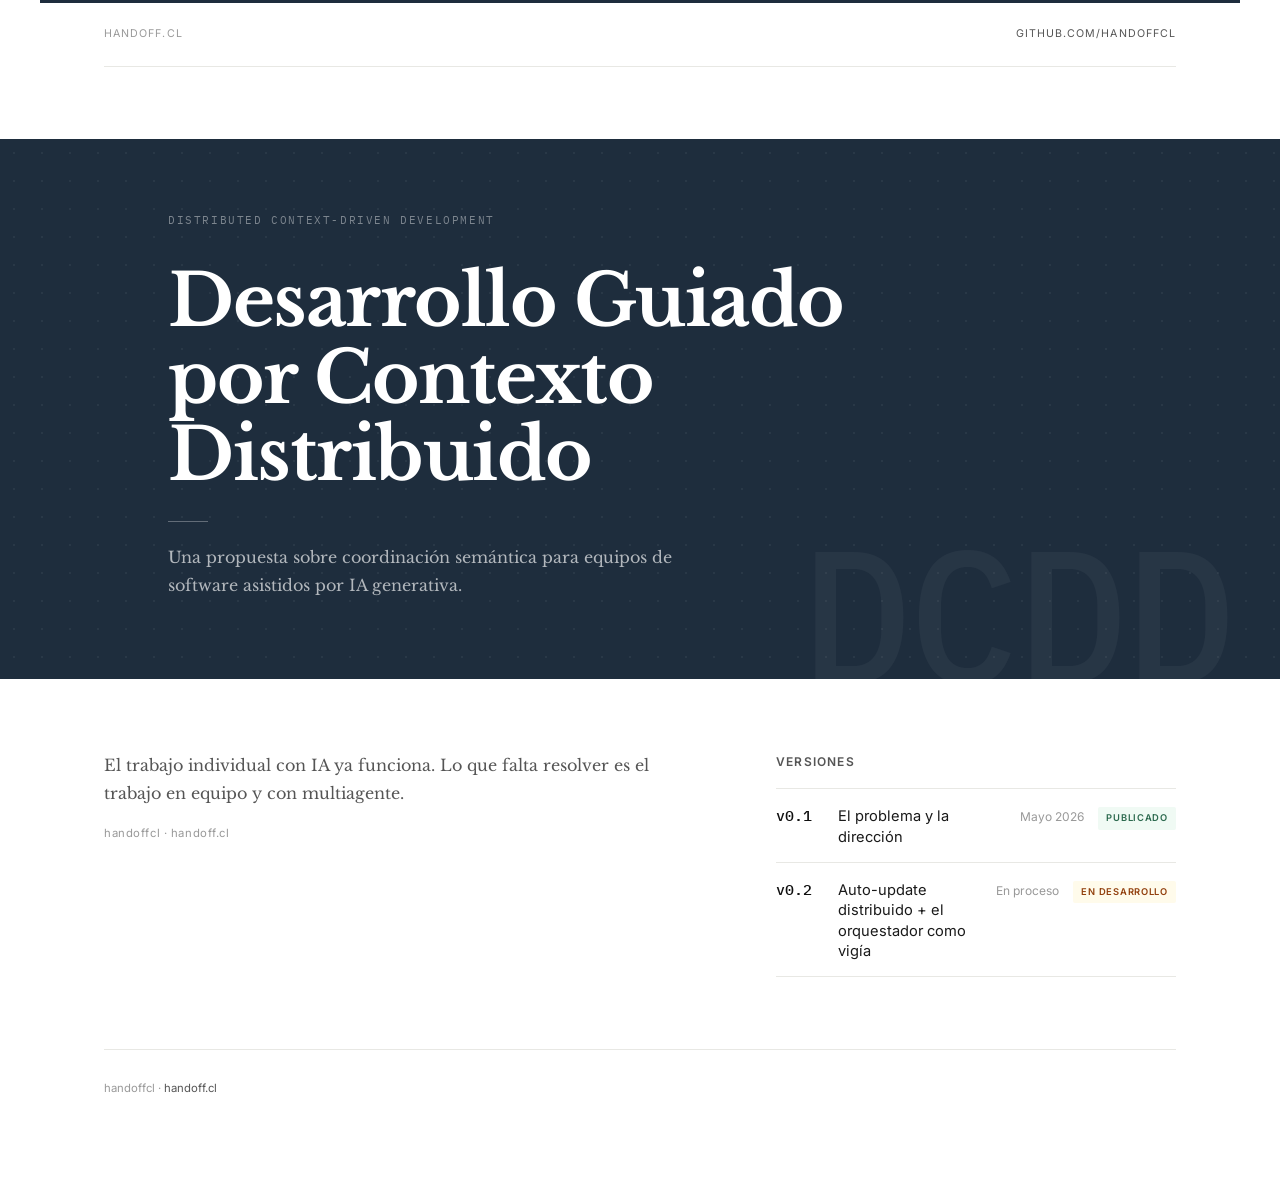
<file: index.html>
<!DOCTYPE html>
<html lang="es">
<head>
<meta charset="UTF-8">
<meta name="viewport" content="width=device-width, initial-scale=1.0">
<title>Desarrollo Guiado por Contexto Distribuido</title>
<meta name="description" content="Un paper sobre coordinación semántica para equipos de software asistidos por IA. Distributed Context-Driven Development.">
<link rel="stylesheet" href="assets/style.css?v=7">
</head>
<body>

<nav class="site-nav">
  <span>handoff.cl</span>
  <a href="https://github.com/handoffcl" target="_blank">github.com/handoffcl</a>
</nav>

<div class="landing-hero">
  <div class="hero-kicker">Distributed Context-Driven Development</div>
  <div class="hero-title-text">Desarrollo Guiado<br>por Contexto<br>Distribuido</div>
  <div class="hero-rule"></div>
  <p class="hero-tagline">Una propuesta sobre coordinación semántica para equipos de software asistidos por IA generativa.</p>
</div>

<div class="landing-body">
  <div>
    <p class="landing-excerpt">El trabajo individual con IA ya funciona. Lo que falta resolver es el trabajo en equipo y con multiagente.</p>
    <p class="landing-excerpt-sub">handoffcl · handoff.cl</p>
  </div>
  <div>
    <div class="versions-label">Versiones</div>
    <a class="version-row" href="v0.1.html">
      <span class="version-num">v0.1</span>
      <span class="version-title">El problema y la dirección</span>
      <span class="version-date">Mayo 2026</span>
      <span class="version-status status-published">Publicado</span>
    </a>
    <div class="version-row">
      <span class="version-num">v0.2</span>
      <span class="version-title">Auto-update distribuido + el orquestador como vigía</span>
      <span class="version-date">En proceso</span>
      <span class="version-status status-wip">En desarrollo</span>
    </div>
  </div>
</div>

<div class="landing-footer">
  <span>handoffcl · <a href="https://handoff.cl" target="_blank">handoff.cl</a></span>
</div>

</body>
</html>
</file>
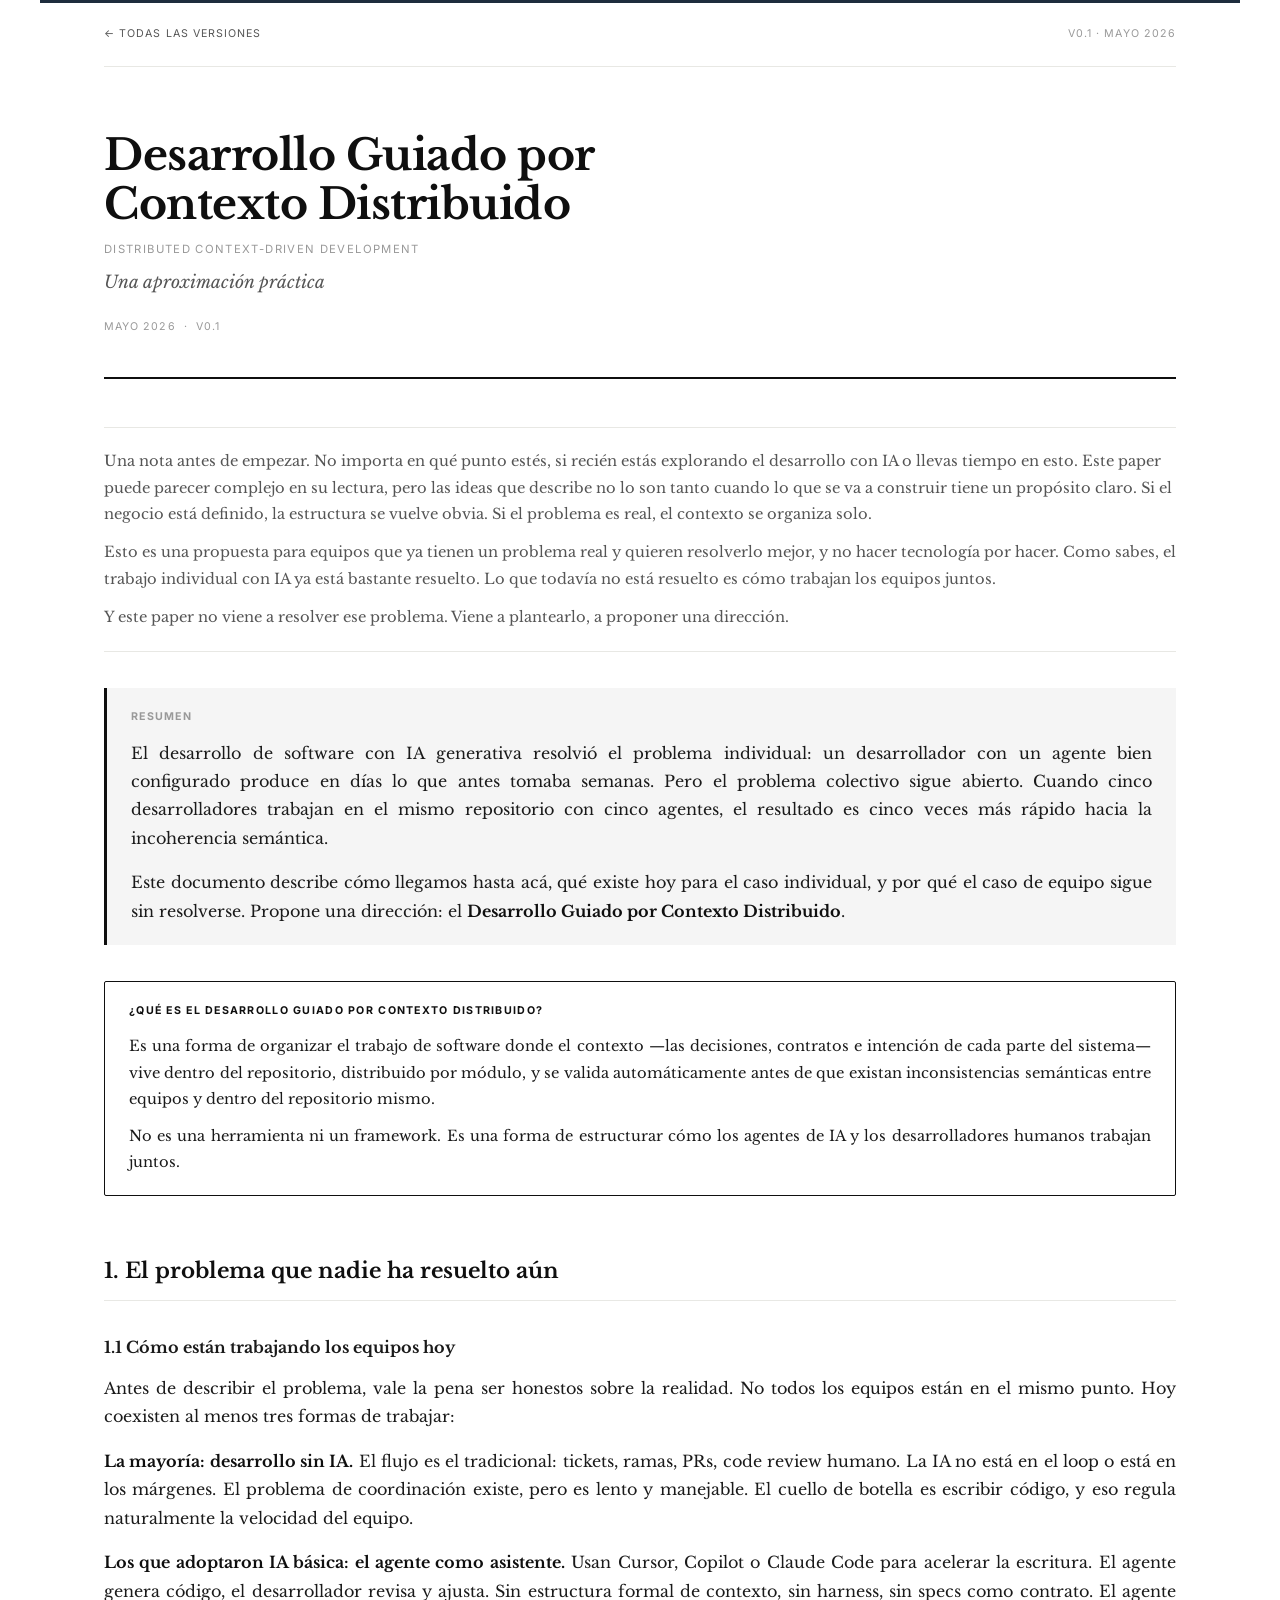
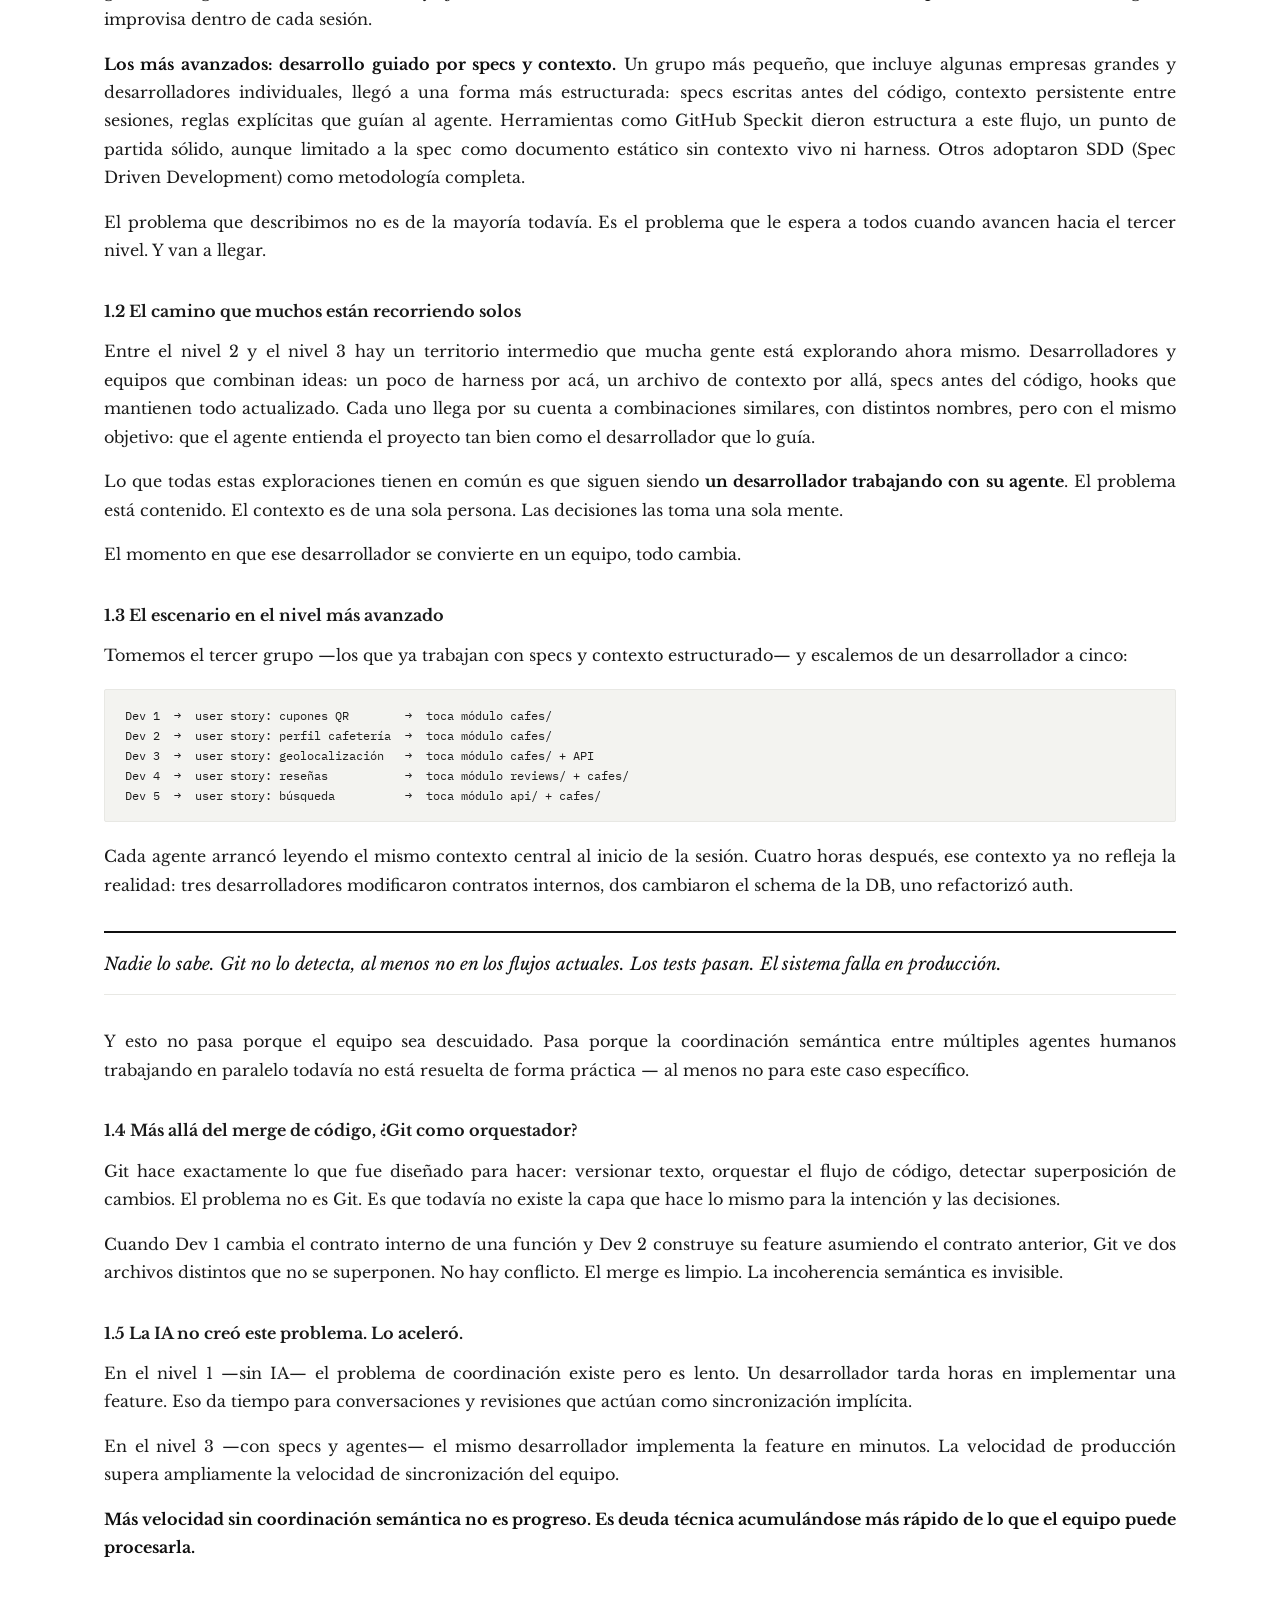
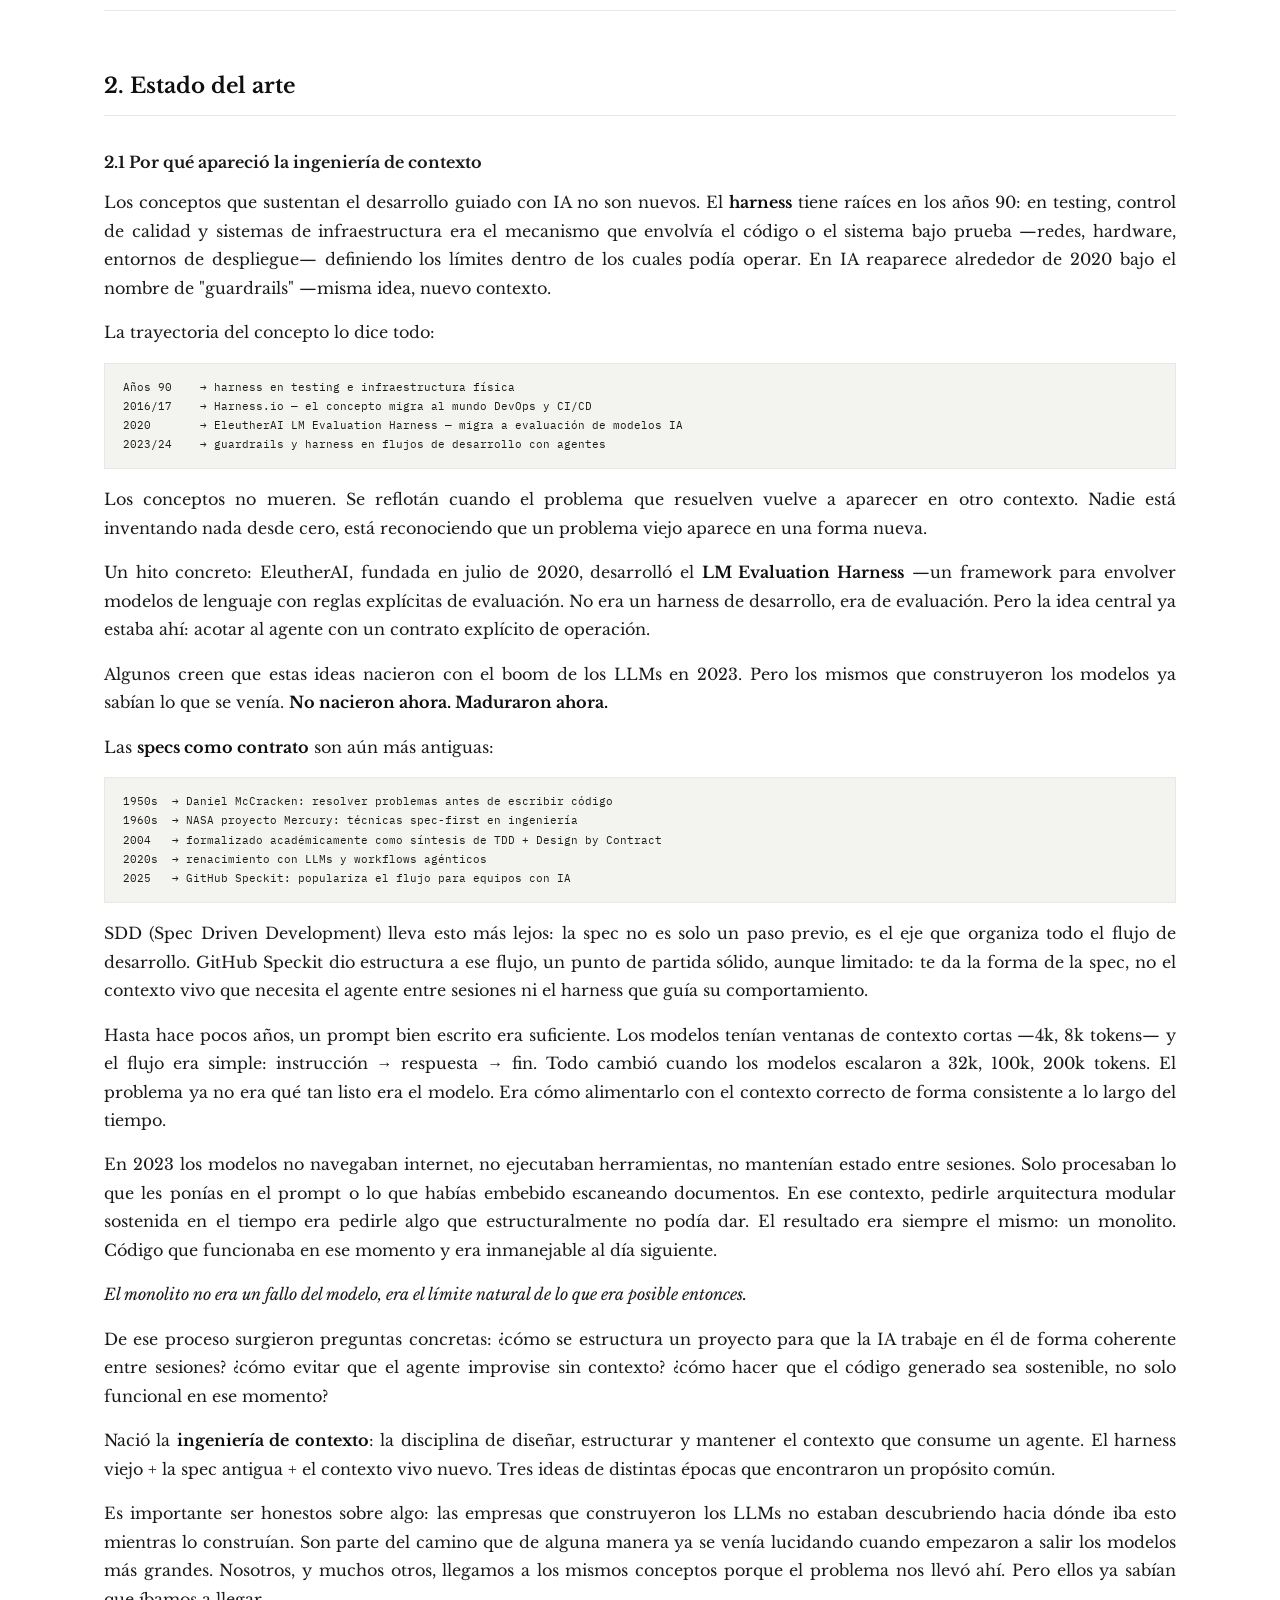
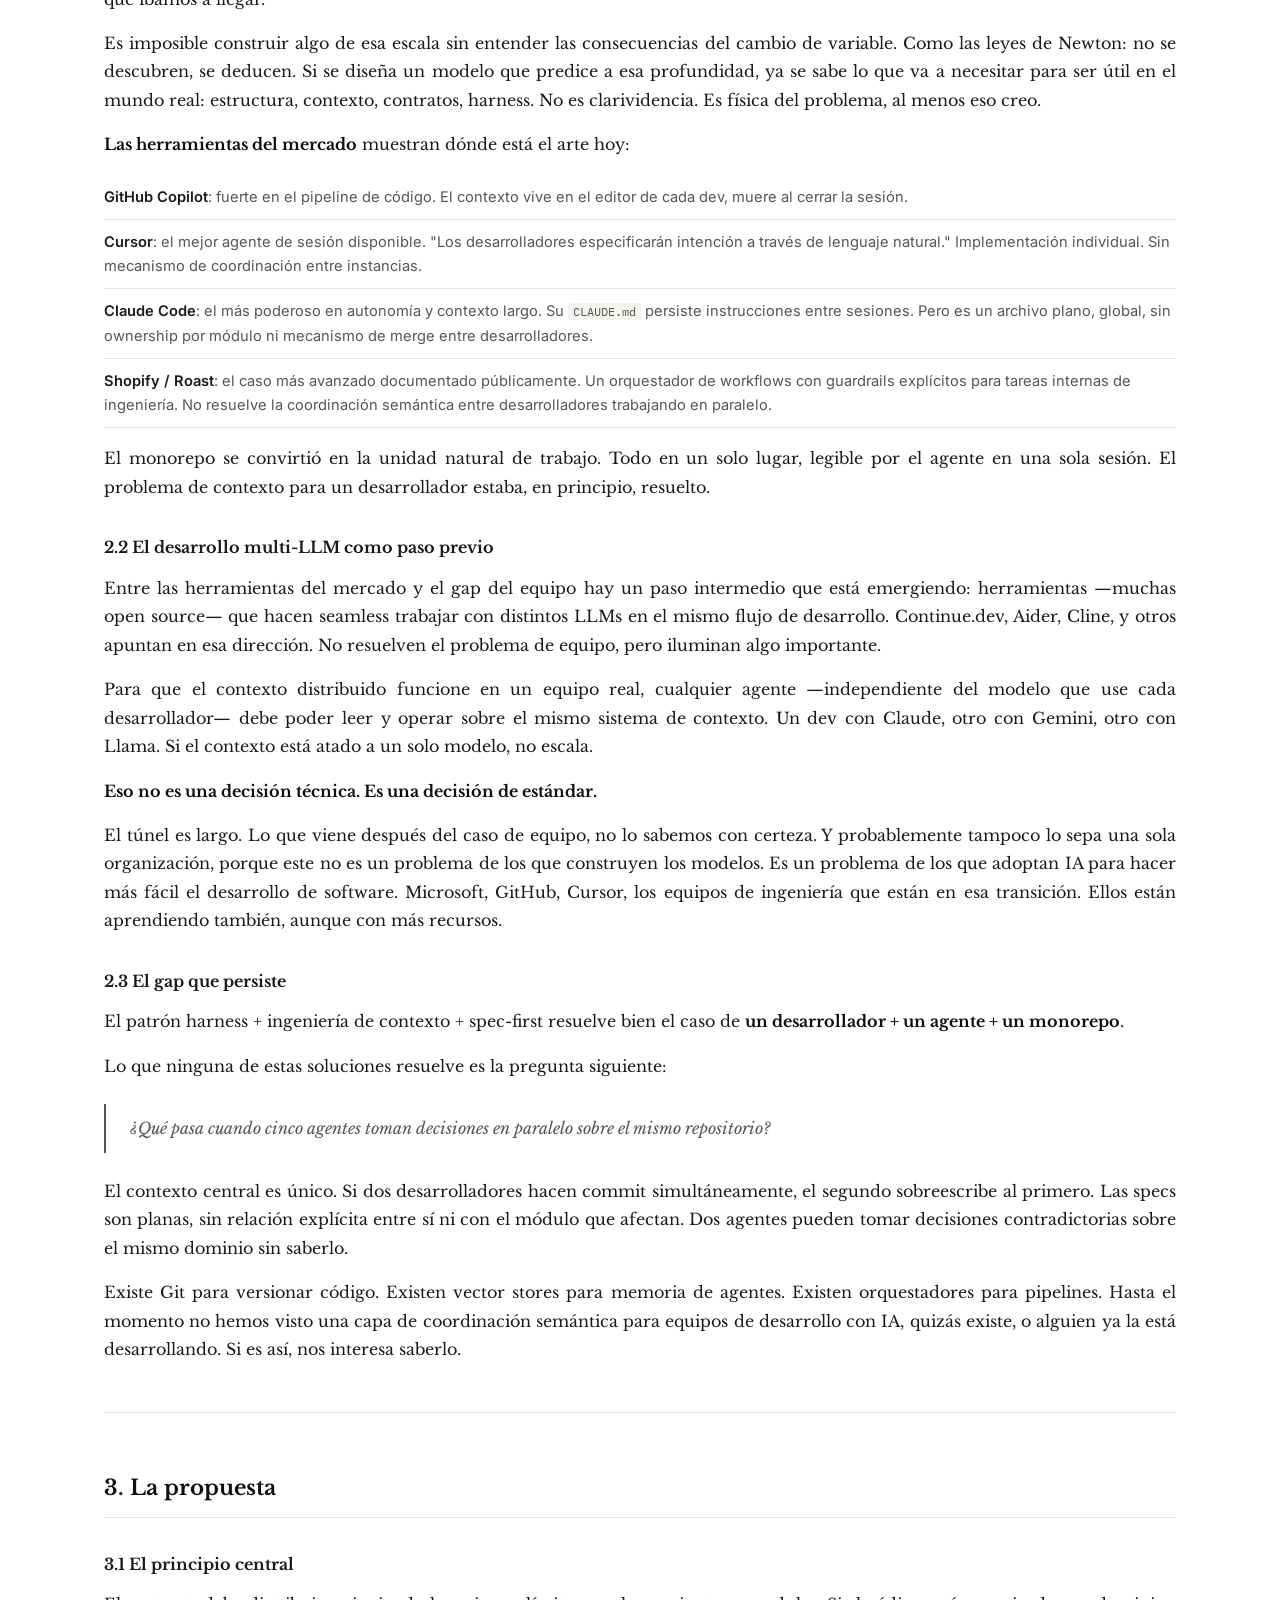
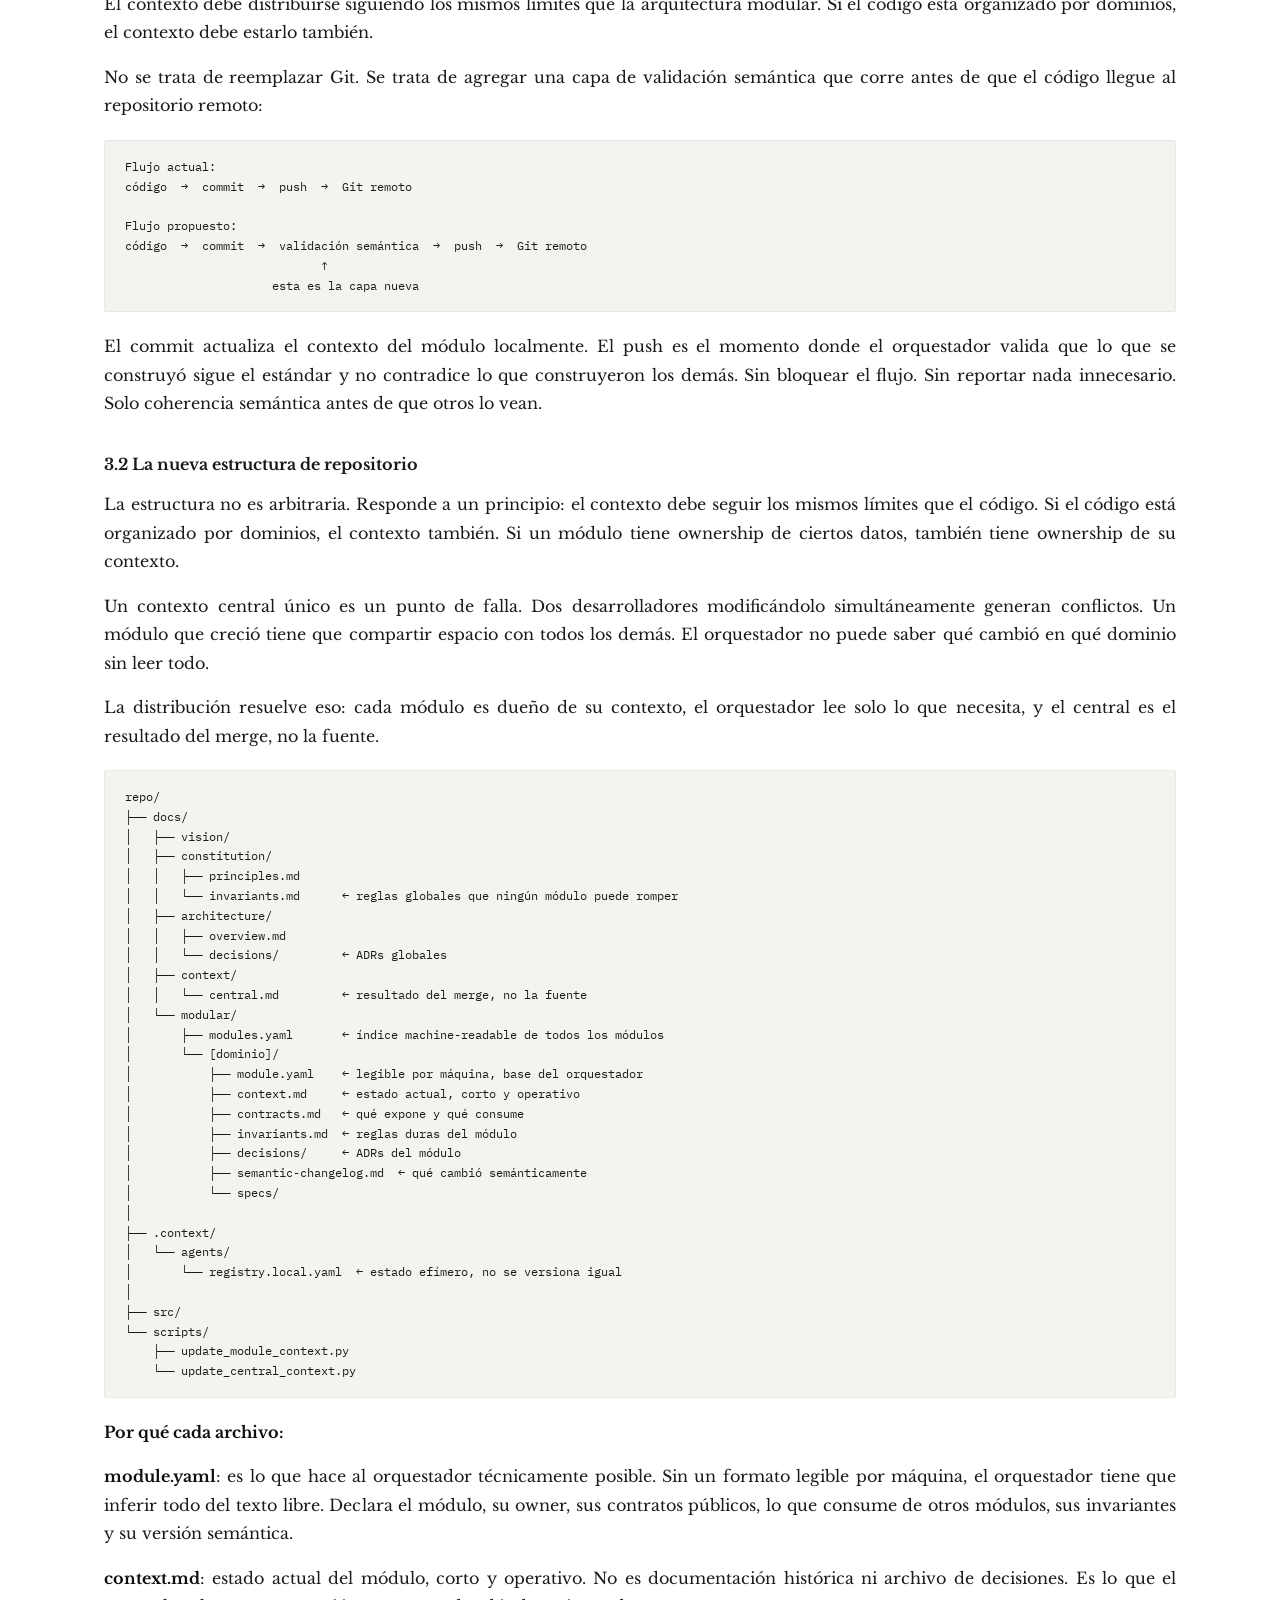
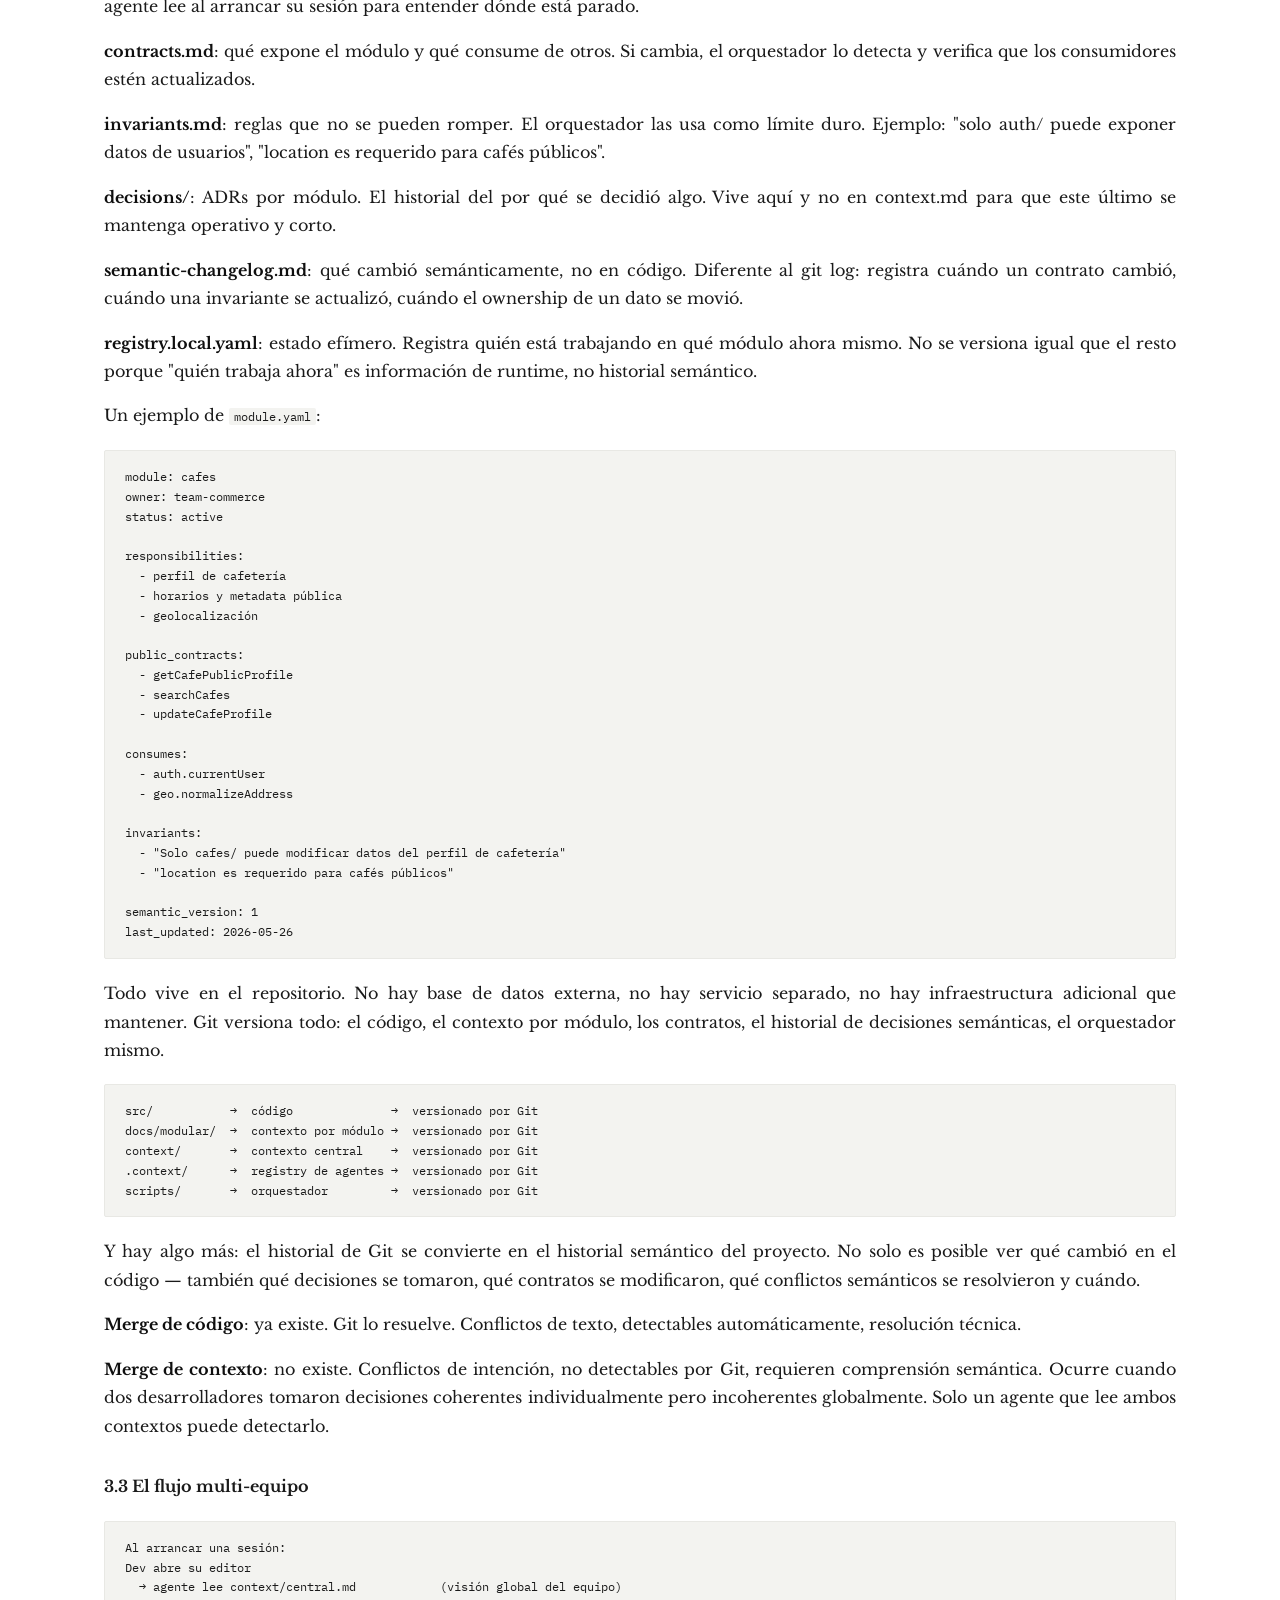
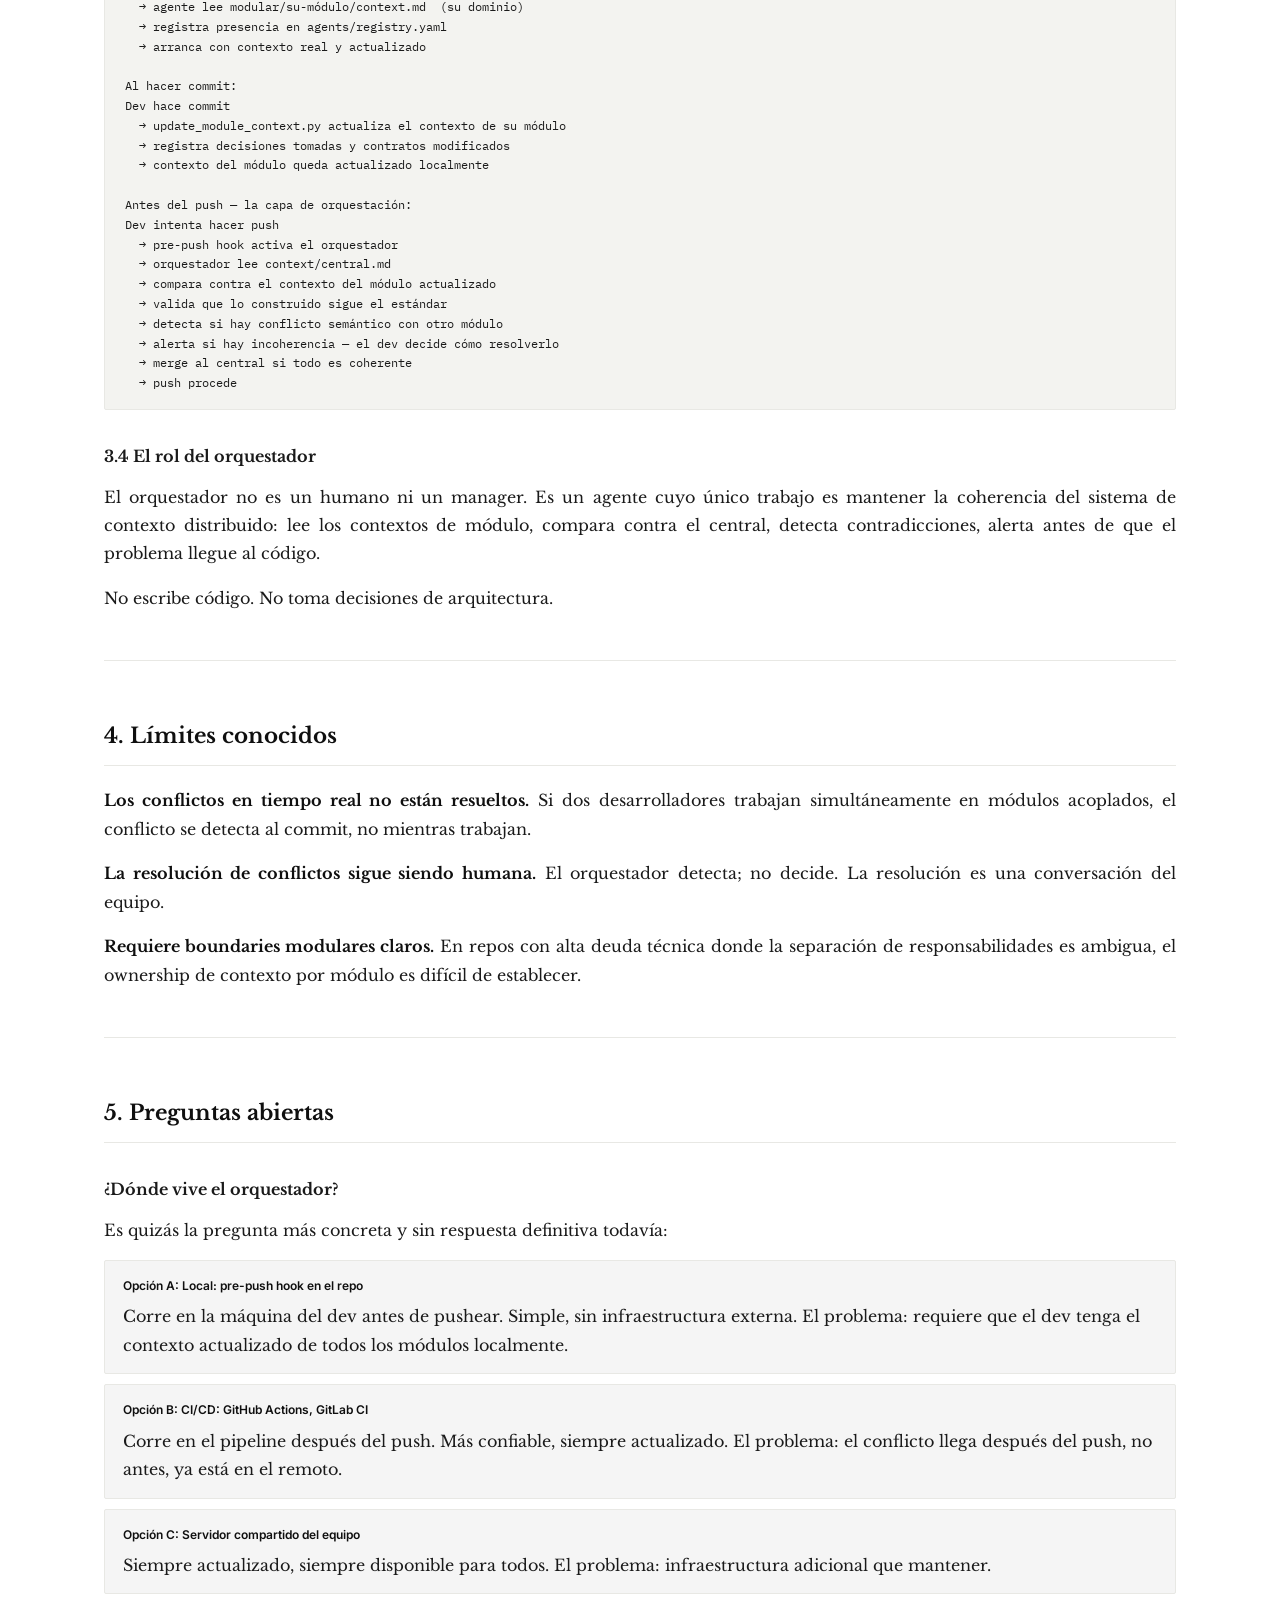
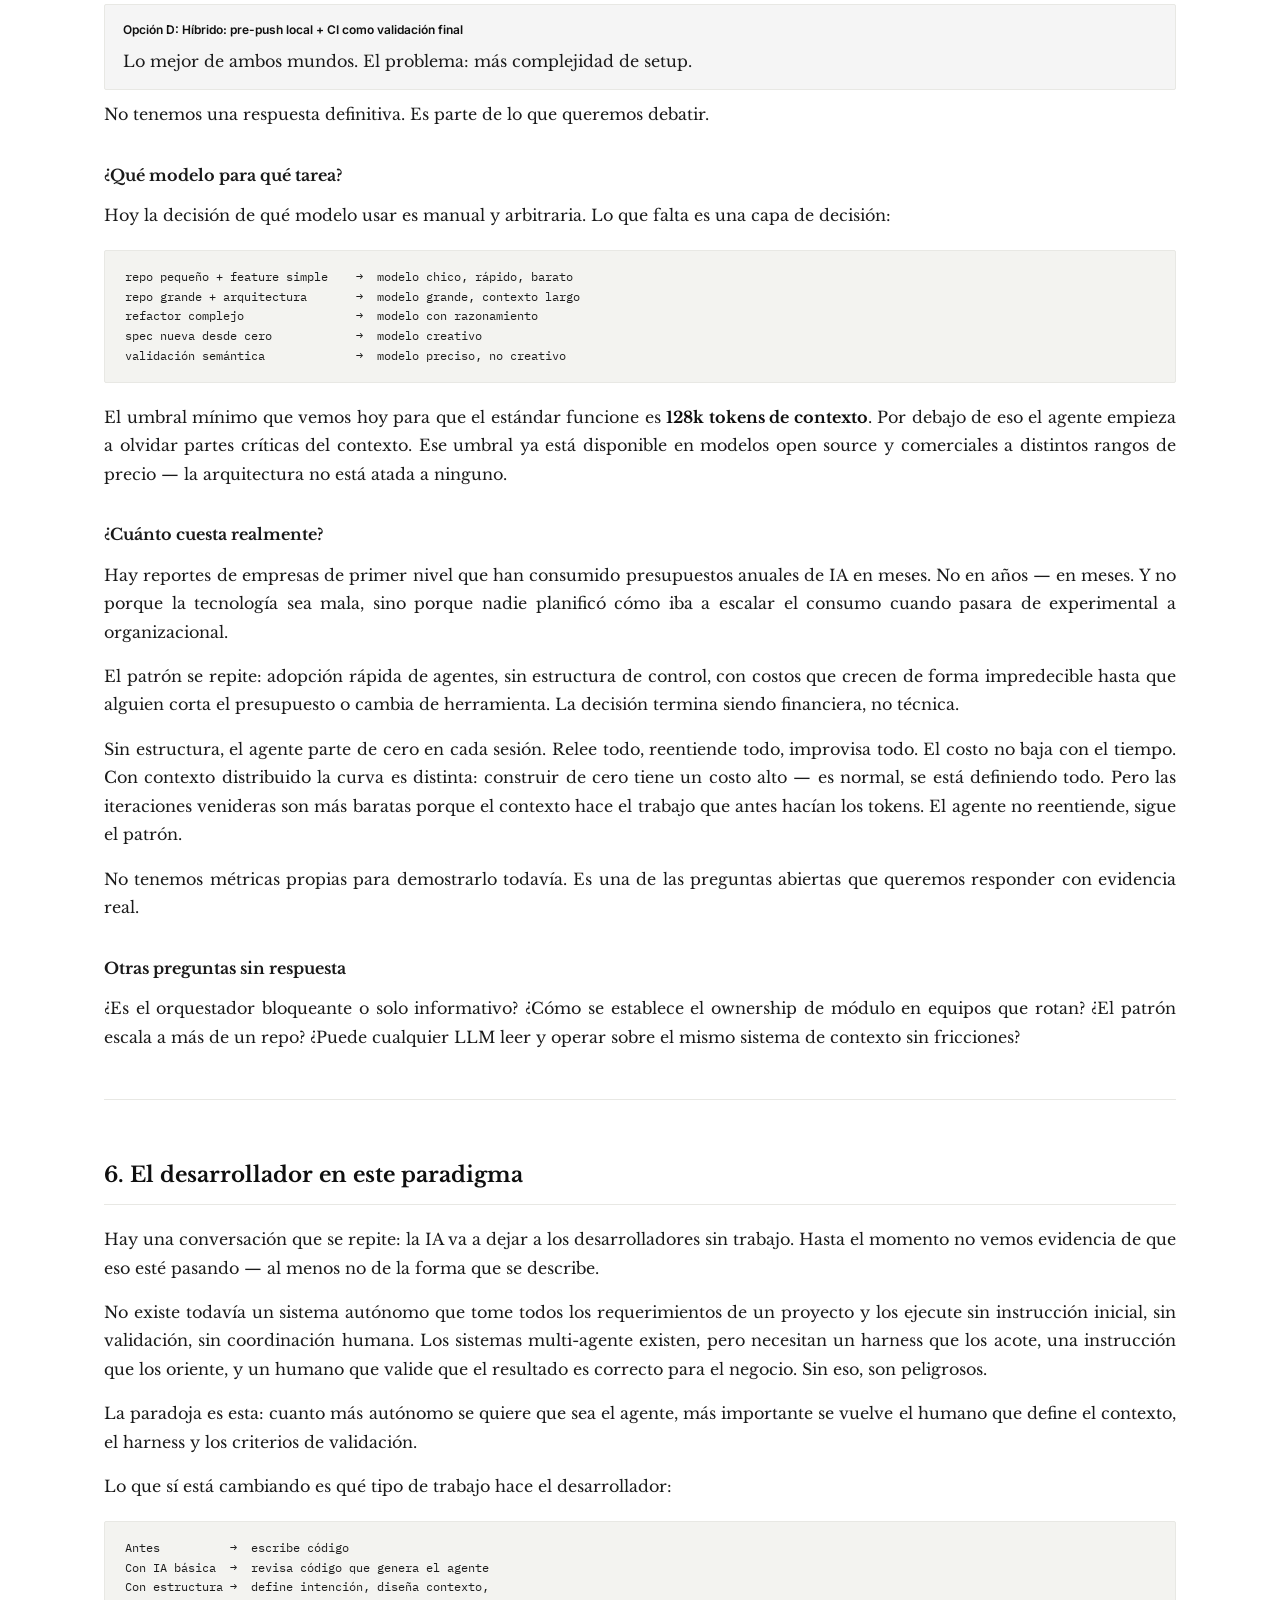
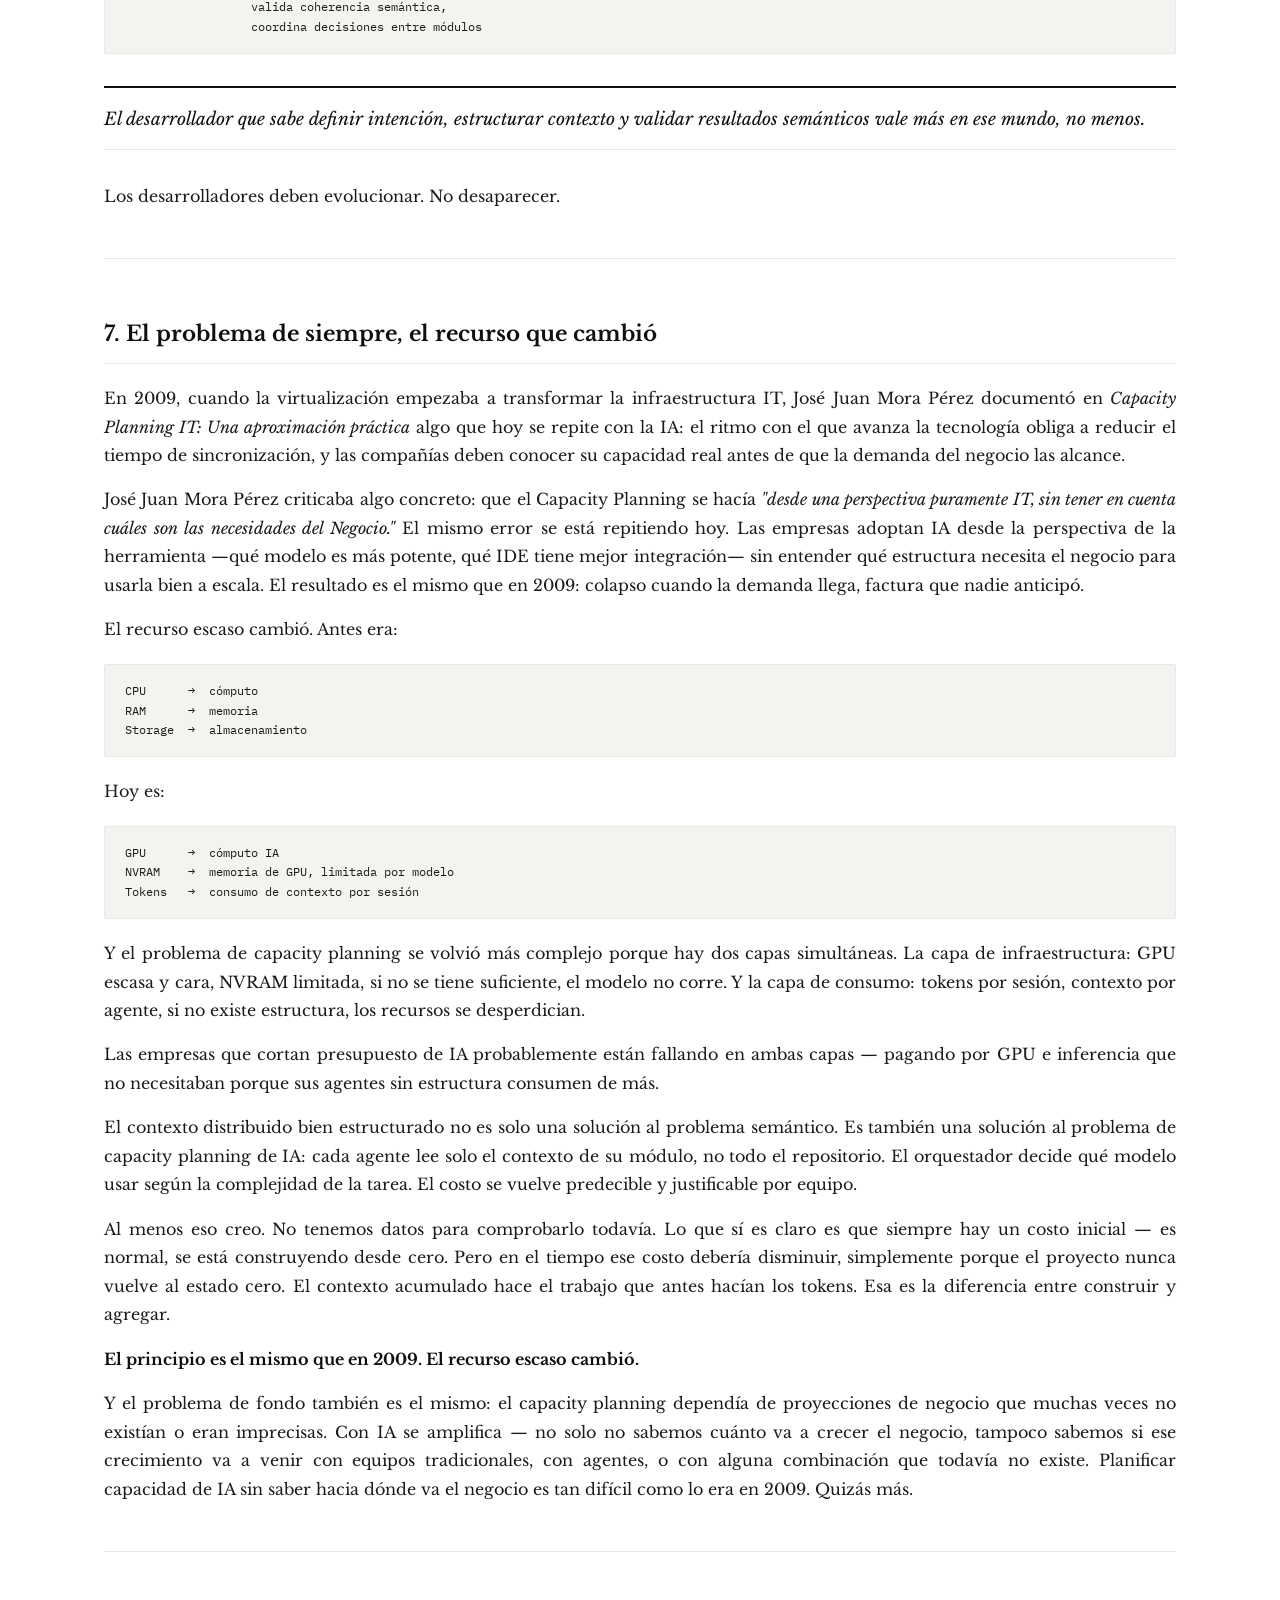
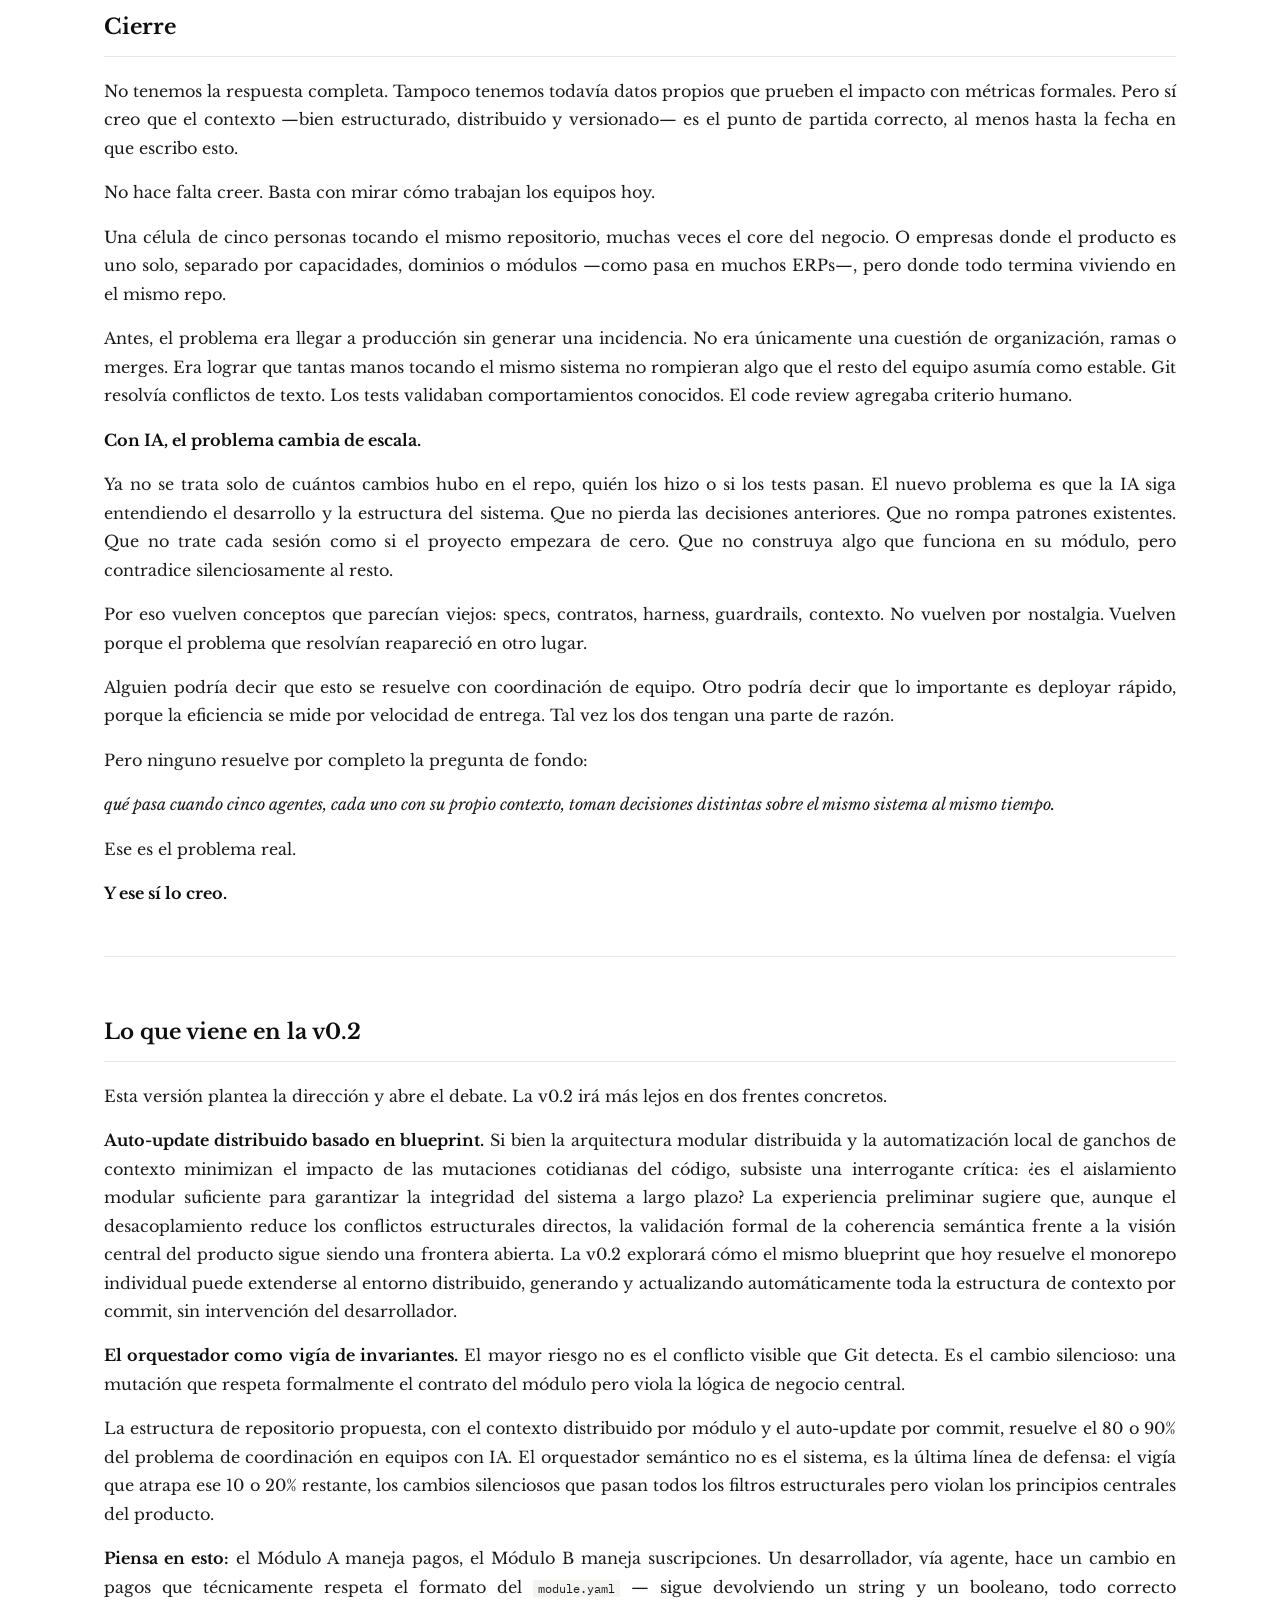
<file: v0.1.html>
<!DOCTYPE html>
<html lang="es">
<head>
<meta charset="UTF-8">
<meta name="viewport" content="width=device-width, initial-scale=1.0">
<title>Desarrollo Guiado por Contexto Distribuido — v0.1</title>
<meta name="description" content="v0.1 — El problema y la dirección. Distributed Context-Driven Development.">
<link rel="stylesheet" href="assets/style.css?v=7">
</head>
<body>

<div class="paper-nav">
  <a href="index.html">← Todas las versiones</a>
  <span>v0.1 · Mayo 2026</span>
</div>

<div class="paper-title-block">
  <h1>Desarrollo Guiado por<br>Contexto Distribuido</h1>
  <div class="paper-english">Distributed Context-Driven Development</div>
  <div class="paper-subtitle">Una aproximación práctica</div>
  <div class="paper-meta">Mayo 2026 &nbsp;·&nbsp; v0.1</div>
</div>

<div class="paper-body">

<div class="opening-note">
  <p>Una nota antes de empezar. No importa en qué punto estés, si recién estás explorando el desarrollo con IA o llevas tiempo en esto. Este paper puede parecer complejo en su lectura, pero las ideas que describe no lo son tanto cuando lo que se va a construir tiene un propósito claro. Si el negocio está definido, la estructura se vuelve obvia. Si el problema es real, el contexto se organiza solo.</p>
  <p>Esto es una propuesta para equipos que ya tienen un problema real y quieren resolverlo mejor, y no hacer tecnología por hacer. Como sabes, el trabajo individual con IA ya está bastante resuelto. Lo que todavía no está resuelto es cómo trabajan los equipos juntos.</p>
  <p style="margin-bottom:0">Y este paper no viene a resolver ese problema. Viene a plantearlo, a proponer una dirección.</p>
</div>

<div class="abstract">
  <div class="abstract-label">Resumen</div>
  <p>El desarrollo de software con IA generativa resolvió el problema individual: un desarrollador con un agente bien configurado produce en días lo que antes tomaba semanas. Pero el problema colectivo sigue abierto. Cuando cinco desarrolladores trabajan en el mismo repositorio con cinco agentes, el resultado es cinco veces más rápido hacia la incoherencia semántica.</p>
  <p style="margin-bottom:0">Este documento describe cómo llegamos hasta acá, qué existe hoy para el caso individual, y por qué el caso de equipo sigue sin resolverse. Propone una dirección: el <strong>Desarrollo Guiado por Contexto Distribuido</strong>.</p>
</div>

<div class="definition-box">
  <div class="definition-label">¿Qué es el Desarrollo Guiado por Contexto Distribuido?</div>
  <p class="definition-text">Es una forma de organizar el trabajo de software donde el contexto —las decisiones, contratos e intención de cada parte del sistema— vive dentro del repositorio, distribuido por módulo, y se valida automáticamente antes de que existan inconsistencias semánticas entre equipos y dentro del repositorio mismo.</p>
  <p class="definition-text" style="margin-bottom:0">No es una herramienta ni un framework. Es una forma de estructurar cómo los agentes de IA y los desarrolladores humanos trabajan juntos.</p>
</div>

<h2>1. El problema que nadie ha resuelto aún</h2>

<h3>1.1 Cómo están trabajando los equipos hoy</h3>

<p>Antes de describir el problema, vale la pena ser honestos sobre la realidad. No todos los equipos están en el mismo punto. Hoy coexisten al menos tres formas de trabajar:</p>

<p><strong>La mayoría: desarrollo sin IA.</strong> El flujo es el tradicional: tickets, ramas, PRs, code review humano. La IA no está en el loop o está en los márgenes. El problema de coordinación existe, pero es lento y manejable. El cuello de botella es escribir código, y eso regula naturalmente la velocidad del equipo.</p>

<p><strong>Los que adoptaron IA básica: el agente como asistente.</strong> Usan Cursor, Copilot o Claude Code para acelerar la escritura. El agente genera código, el desarrollador revisa y ajusta. Sin estructura formal de contexto, sin harness, sin specs como contrato. El agente improvisa dentro de cada sesión.</p>

<p><strong>Los más avanzados: desarrollo guiado por specs y contexto.</strong> Un grupo más pequeño, que incluye algunas empresas grandes y desarrolladores individuales, llegó a una forma más estructurada: specs escritas antes del código, contexto persistente entre sesiones, reglas explícitas que guían al agente. Herramientas como GitHub Speckit dieron estructura a este flujo, un punto de partida sólido, aunque limitado a la spec como documento estático sin contexto vivo ni harness. Otros adoptaron SDD (Spec Driven Development) como metodología completa.</p>

<p>El problema que describimos no es de la mayoría todavía. Es el problema que le espera a todos cuando avancen hacia el tercer nivel. Y van a llegar.</p>

<h3>1.2 El camino que muchos están recorriendo solos</h3>

<p>Entre el nivel 2 y el nivel 3 hay un territorio intermedio que mucha gente está explorando ahora mismo. Desarrolladores y equipos que combinan ideas: un poco de harness por acá, un archivo de contexto por allá, specs antes del código, hooks que mantienen todo actualizado. Cada uno llega por su cuenta a combinaciones similares, con distintos nombres, pero con el mismo objetivo: que el agente entienda el proyecto tan bien como el desarrollador que lo guía.</p>

<p>Lo que todas estas exploraciones tienen en común es que siguen siendo <strong>un desarrollador trabajando con su agente</strong>. El problema está contenido. El contexto es de una sola persona. Las decisiones las toma una sola mente.</p>

<p>El momento en que ese desarrollador se convierte en un equipo, todo cambia.</p>

<h3>1.3 El escenario en el nivel más avanzado</h3>

<p>Tomemos el tercer grupo —los que ya trabajan con specs y contexto estructurado— y escalemos de un desarrollador a cinco:</p>

<pre>Dev 1  →  user story: cupones QR        →  toca módulo cafes/
Dev 2  →  user story: perfil cafetería  →  toca módulo cafes/
Dev 3  →  user story: geolocalización   →  toca módulo cafes/ + API
Dev 4  →  user story: reseñas           →  toca módulo reviews/ + cafes/
Dev 5  →  user story: búsqueda          →  toca módulo api/ + cafes/</pre>

<p>Cada agente arrancó leyendo el mismo contexto central al inicio de la sesión. Cuatro horas después, ese contexto ya no refleja la realidad: tres desarrolladores modificaron contratos internos, dos cambiaron el schema de la DB, uno refactorizó auth.</p>

<div class="pull-quote">Nadie lo sabe. Git no lo detecta, al menos no en los flujos actuales. Los tests pasan. El sistema falla en producción.</div>

<p>Y esto no pasa porque el equipo sea descuidado. Pasa porque la coordinación semántica entre múltiples agentes humanos trabajando en paralelo todavía no está resuelta de forma práctica — al menos no para este caso específico.</p>

<h3>1.4 Más allá del merge de código, ¿Git como orquestador?</h3>

<p>Git hace exactamente lo que fue diseñado para hacer: versionar texto, orquestar el flujo de código, detectar superposición de cambios. El problema no es Git. Es que todavía no existe la capa que hace lo mismo para la intención y las decisiones.</p>

<p>Cuando Dev 1 cambia el contrato interno de una función y Dev 2 construye su feature asumiendo el contrato anterior, Git ve dos archivos distintos que no se superponen. No hay conflicto. El merge es limpio. La incoherencia semántica es invisible.</p>

<h3>1.5 La IA no creó este problema. Lo aceleró.</h3>

<p>En el nivel 1 —sin IA— el problema de coordinación existe pero es lento. Un desarrollador tarda horas en implementar una feature. Eso da tiempo para conversaciones y revisiones que actúan como sincronización implícita.</p>

<p>En el nivel 3 —con specs y agentes— el mismo desarrollador implementa la feature en minutos. La velocidad de producción supera ampliamente la velocidad de sincronización del equipo.</p>

<p><strong>Más velocidad sin coordinación semántica no es progreso. Es deuda técnica acumulándose más rápido de lo que el equipo puede procesarla.</strong></p>

<hr>

<h2>2. Estado del arte</h2>

<h3>2.1 Por qué apareció la ingeniería de contexto</h3>

<p>Los conceptos que sustentan el desarrollo guiado con IA no son nuevos. El <strong>harness</strong> tiene raíces en los años 90: en testing, control de calidad y sistemas de infraestructura era el mecanismo que envolvía el código o el sistema bajo prueba —redes, hardware, entornos de despliegue— definiendo los límites dentro de los cuales podía operar. En IA reaparece alrededor de 2020 bajo el nombre de "guardrails" —misma idea, nuevo contexto.</p>

<p>La trayectoria del concepto lo dice todo:</p>

<div class="timeline">Años 90    → harness en testing e infraestructura física
2016/17    → Harness.io — el concepto migra al mundo DevOps y CI/CD
2020       → EleutherAI LM Evaluation Harness — migra a evaluación de modelos IA
2023/24    → guardrails y harness en flujos de desarrollo con agentes</div>

<p>Los conceptos no mueren. Se reflotán cuando el problema que resuelven vuelve a aparecer en otro contexto. Nadie está inventando nada desde cero, está reconociendo que un problema viejo aparece en una forma nueva.</p>

<p>Un hito concreto: EleutherAI, fundada en julio de 2020, desarrolló el <strong>LM Evaluation Harness</strong> —un framework para envolver modelos de lenguaje con reglas explícitas de evaluación. No era un harness de desarrollo, era de evaluación. Pero la idea central ya estaba ahí: acotar al agente con un contrato explícito de operación.</p>

<p>Algunos creen que estas ideas nacieron con el boom de los LLMs en 2023. Pero los mismos que construyeron los modelos ya sabían lo que se venía. <strong>No nacieron ahora. Maduraron ahora.</strong></p>

<p>Las <strong>specs como contrato</strong> son aún más antiguas:</p>

<div class="timeline">1950s  → Daniel McCracken: resolver problemas antes de escribir código
1960s  → NASA proyecto Mercury: técnicas spec-first en ingeniería
2004   → formalizado académicamente como síntesis de TDD + Design by Contract
2020s  → renacimiento con LLMs y workflows agénticos
2025   → GitHub Speckit: populariza el flujo para equipos con IA</div>

<p>SDD (Spec Driven Development) lleva esto más lejos: la spec no es solo un paso previo, es el eje que organiza todo el flujo de desarrollo. GitHub Speckit dio estructura a ese flujo, un punto de partida sólido, aunque limitado: te da la forma de la spec, no el contexto vivo que necesita el agente entre sesiones ni el harness que guía su comportamiento.</p>

<p>Hasta hace pocos años, un prompt bien escrito era suficiente. Los modelos tenían ventanas de contexto cortas —4k, 8k tokens— y el flujo era simple: instrucción → respuesta → fin. Todo cambió cuando los modelos escalaron a 32k, 100k, 200k tokens. El problema ya no era qué tan listo era el modelo. Era cómo alimentarlo con el contexto correcto de forma consistente a lo largo del tiempo.</p>

<p>En 2023 los modelos no navegaban internet, no ejecutaban herramientas, no mantenían estado entre sesiones. Solo procesaban lo que les ponías en el prompt o lo que habías embebido escaneando documentos. En ese contexto, pedirle arquitectura modular sostenida en el tiempo era pedirle algo que estructuralmente no podía dar. El resultado era siempre el mismo: un monolito. Código que funcionaba en ese momento y era inmanejable al día siguiente.</p>

<p><em>El monolito no era un fallo del modelo, era el límite natural de lo que era posible entonces.</em></p>

<p>De ese proceso surgieron preguntas concretas: ¿cómo se estructura un proyecto para que la IA trabaje en él de forma coherente entre sesiones? ¿cómo evitar que el agente improvise sin contexto? ¿cómo hacer que el código generado sea sostenible, no solo funcional en ese momento?</p>

<p>Nació la <strong>ingeniería de contexto</strong>: la disciplina de diseñar, estructurar y mantener el contexto que consume un agente. El harness viejo + la spec antigua + el contexto vivo nuevo. Tres ideas de distintas épocas que encontraron un propósito común.</p>

<p>Es importante ser honestos sobre algo: las empresas que construyeron los LLMs no estaban descubriendo hacia dónde iba esto mientras lo construían. Son parte del camino que de alguna manera ya se venía lucidando cuando empezaron a salir los modelos más grandes. Nosotros, y muchos otros, llegamos a los mismos conceptos porque el problema nos llevó ahí. Pero ellos ya sabían que íbamos a llegar.</p>

<p>Es imposible construir algo de esa escala sin entender las consecuencias del cambio de variable. Como las leyes de Newton: no se descubren, se deducen. Si se diseña un modelo que predice a esa profundidad, ya se sabe lo que va a necesitar para ser útil en el mundo real: estructura, contexto, contratos, harness. No es clarividencia. Es física del problema, al menos eso creo.</p>

<p><strong>Las herramientas del mercado</strong> muestran dónde está el arte hoy:</p>

<div class="tool-entry"><span class="tool-name">GitHub Copilot</span>: fuerte en el pipeline de código. El contexto vive en el editor de cada dev, muere al cerrar la sesión.</div>
<div class="tool-entry"><span class="tool-name">Cursor</span>: el mejor agente de sesión disponible. "Los desarrolladores especificarán intención a través de lenguaje natural." Implementación individual. Sin mecanismo de coordinación entre instancias.</div>
<div class="tool-entry"><span class="tool-name">Claude Code</span>: el más poderoso en autonomía y contexto largo. Su <code>CLAUDE.md</code> persiste instrucciones entre sesiones. Pero es un archivo plano, global, sin ownership por módulo ni mecanismo de merge entre desarrolladores.</div>
<div class="tool-entry" style="margin-bottom:16px"><span class="tool-name">Shopify / Roast</span>: el caso más avanzado documentado públicamente. Un orquestador de workflows con guardrails explícitos para tareas internas de ingeniería. No resuelve la coordinación semántica entre desarrolladores trabajando en paralelo.</div>

<p>El monorepo se convirtió en la unidad natural de trabajo. Todo en un solo lugar, legible por el agente en una sola sesión. El problema de contexto para un desarrollador estaba, en principio, resuelto.</p>

<h3>2.2 El desarrollo multi-LLM como paso previo</h3>

<p>Entre las herramientas del mercado y el gap del equipo hay un paso intermedio que está emergiendo: herramientas —muchas open source— que hacen seamless trabajar con distintos LLMs en el mismo flujo de desarrollo. Continue.dev, Aider, Cline, y otros apuntan en esa dirección. No resuelven el problema de equipo, pero iluminan algo importante.</p>

<p>Para que el contexto distribuido funcione en un equipo real, cualquier agente —independiente del modelo que use cada desarrollador— debe poder leer y operar sobre el mismo sistema de contexto. Un dev con Claude, otro con Gemini, otro con Llama. Si el contexto está atado a un solo modelo, no escala.</p>

<p><strong>Eso no es una decisión técnica. Es una decisión de estándar.</strong></p>

<p>El túnel es largo. Lo que viene después del caso de equipo, no lo sabemos con certeza. Y probablemente tampoco lo sepa una sola organización, porque este no es un problema de los que construyen los modelos. Es un problema de los que adoptan IA para hacer más fácil el desarrollo de software. Microsoft, GitHub, Cursor, los equipos de ingeniería que están en esa transición. Ellos están aprendiendo también, aunque con más recursos.</p>

<h3>2.3 El gap que persiste</h3>

<p>El patrón harness + ingeniería de contexto + spec-first resuelve bien el caso de <strong>un desarrollador + un agente + un monorepo</strong>.</p>

<p>Lo que ninguna de estas soluciones resuelve es la pregunta siguiente:</p>

<blockquote><p>¿Qué pasa cuando cinco agentes toman decisiones en paralelo sobre el mismo repositorio?</p></blockquote>

<p>El contexto central es único. Si dos desarrolladores hacen commit simultáneamente, el segundo sobreescribe al primero. Las specs son planas, sin relación explícita entre sí ni con el módulo que afectan. Dos agentes pueden tomar decisiones contradictorias sobre el mismo dominio sin saberlo.</p>

<p>Existe Git para versionar código. Existen vector stores para memoria de agentes. Existen orquestadores para pipelines. Hasta el momento no hemos visto una capa de coordinación semántica para equipos de desarrollo con IA, quizás existe, o alguien ya la está desarrollando. Si es así, nos interesa saberlo.</p>

<hr>

<h2>3. La propuesta</h2>

<h3>3.1 El principio central</h3>

<p>El contexto debe distribuirse siguiendo los mismos límites que la arquitectura modular. Si el código está organizado por dominios, el contexto debe estarlo también.</p>

<p>No se trata de reemplazar Git. Se trata de agregar una capa de validación semántica que corre antes de que el código llegue al repositorio remoto:</p>

<pre>Flujo actual:
código  →  commit  →  push  →  Git remoto

Flujo propuesto:
código  →  commit  →  validación semántica  →  push  →  Git remoto
                            ↑
                     esta es la capa nueva</pre>

<p>El commit actualiza el contexto del módulo localmente. El push es el momento donde el orquestador valida que lo que se construyó sigue el estándar y no contradice lo que construyeron los demás. Sin bloquear el flujo. Sin reportar nada innecesario. Solo coherencia semántica antes de que otros lo vean.</p>

<h3>3.2 La nueva estructura de repositorio</h3>

<p>La estructura no es arbitraria. Responde a un principio: el contexto debe seguir los mismos límites que el código. Si el código está organizado por dominios, el contexto también. Si un módulo tiene ownership de ciertos datos, también tiene ownership de su contexto.</p>

<p>Un contexto central único es un punto de falla. Dos desarrolladores modificándolo simultáneamente generan conflictos. Un módulo que creció tiene que compartir espacio con todos los demás. El orquestador no puede saber qué cambió en qué dominio sin leer todo.</p>

<p>La distribución resuelve eso: cada módulo es dueño de su contexto, el orquestador lee solo lo que necesita, y el central es el resultado del merge, no la fuente.</p>

<pre>repo/
├── docs/
│   ├── vision/
│   ├── constitution/
│   │   ├── principles.md
│   │   └── invariants.md      ← reglas globales que ningún módulo puede romper
│   ├── architecture/
│   │   ├── overview.md
│   │   └── decisions/         ← ADRs globales
│   ├── context/
│   │   └── central.md         ← resultado del merge, no la fuente
│   └── modular/
│       ├── modules.yaml       ← índice machine-readable de todos los módulos
│       └── [dominio]/
│           ├── module.yaml    ← legible por máquina, base del orquestador
│           ├── context.md     ← estado actual, corto y operativo
│           ├── contracts.md   ← qué expone y qué consume
│           ├── invariants.md  ← reglas duras del módulo
│           ├── decisions/     ← ADRs del módulo
│           ├── semantic-changelog.md  ← qué cambió semánticamente
│           └── specs/
│
├── .context/
│   └── agents/
│       └── registry.local.yaml  ← estado efímero, no se versiona igual
│
├── src/
└── scripts/
    ├── update_module_context.py
    └── update_central_context.py</pre>

<p><strong>Por qué cada archivo:</strong></p>

<p><strong>module.yaml</strong>: es lo que hace al orquestador técnicamente posible. Sin un formato legible por máquina, el orquestador tiene que inferir todo del texto libre. Declara el módulo, su owner, sus contratos públicos, lo que consume de otros módulos, sus invariantes y su versión semántica.</p>

<p><strong>context.md</strong>: estado actual del módulo, corto y operativo. No es documentación histórica ni archivo de decisiones. Es lo que el agente lee al arrancar su sesión para entender dónde está parado.</p>

<p><strong>contracts.md</strong>: qué expone el módulo y qué consume de otros. Si cambia, el orquestador lo detecta y verifica que los consumidores estén actualizados.</p>

<p><strong>invariants.md</strong>: reglas que no se pueden romper. El orquestador las usa como límite duro. Ejemplo: "solo auth/ puede exponer datos de usuarios", "location es requerido para cafés públicos".</p>

<p><strong>decisions/</strong>: ADRs por módulo. El historial del por qué se decidió algo. Vive aquí y no en context.md para que este último se mantenga operativo y corto.</p>

<p><strong>semantic-changelog.md</strong>: qué cambió semánticamente, no en código. Diferente al git log: registra cuándo un contrato cambió, cuándo una invariante se actualizó, cuándo el ownership de un dato se movió.</p>

<p><strong>registry.local.yaml</strong>: estado efímero. Registra quién está trabajando en qué módulo ahora mismo. No se versiona igual que el resto porque "quién trabaja ahora" es información de runtime, no historial semántico.</p>

<div style="page-break-inside: avoid">
<p>Un ejemplo de <code>module.yaml</code>:</p>

<pre>module: cafes
owner: team-commerce
status: active

responsibilities:
  - perfil de cafetería
  - horarios y metadata pública
  - geolocalización

public_contracts:
  - getCafePublicProfile
  - searchCafes
  - updateCafeProfile

consumes:
  - auth.currentUser
  - geo.normalizeAddress

invariants:
  - "Solo cafes/ puede modificar datos del perfil de cafetería"
  - "location es requerido para cafés públicos"

semantic_version: 1
last_updated: 2026-05-26</pre>
</div>

<p>Todo vive en el repositorio. No hay base de datos externa, no hay servicio separado, no hay infraestructura adicional que mantener. Git versiona todo: el código, el contexto por módulo, los contratos, el historial de decisiones semánticas, el orquestador mismo.</p>

<pre>src/           →  código              →  versionado por Git
docs/modular/  →  contexto por módulo →  versionado por Git
context/       →  contexto central    →  versionado por Git
.context/      →  registry de agentes →  versionado por Git
scripts/       →  orquestador         →  versionado por Git</pre>

<p>Y hay algo más: el historial de Git se convierte en el historial semántico del proyecto. No solo es posible ver qué cambió en el código — también qué decisiones se tomaron, qué contratos se modificaron, qué conflictos semánticos se resolvieron y cuándo.</p>

<p><strong>Merge de código</strong>: ya existe. Git lo resuelve. Conflictos de texto, detectables automáticamente, resolución técnica.</p>

<p><strong>Merge de contexto</strong>: no existe. Conflictos de intención, no detectables por Git, requieren comprensión semántica. Ocurre cuando dos desarrolladores tomaron decisiones coherentes individualmente pero incoherentes globalmente. Solo un agente que lee ambos contextos puede detectarlo.</p>

<h3>3.3 El flujo multi-equipo</h3>

<pre>Al arrancar una sesión:
Dev abre su editor
  → agente lee context/central.md            (visión global del equipo)
  → agente lee modular/su-módulo/context.md  (su dominio)
  → registra presencia en agents/registry.yaml
  → arranca con contexto real y actualizado

Al hacer commit:
Dev hace commit
  → update_module_context.py actualiza el contexto de su módulo
  → registra decisiones tomadas y contratos modificados
  → contexto del módulo queda actualizado localmente

Antes del push — la capa de orquestación:
Dev intenta hacer push
  → pre-push hook activa el orquestador
  → orquestador lee context/central.md
  → compara contra el contexto del módulo actualizado
  → valida que lo construido sigue el estándar
  → detecta si hay conflicto semántico con otro módulo
  → alerta si hay incoherencia — el dev decide cómo resolverlo
  → merge al central si todo es coherente
  → push procede</pre>

<h3>3.4 El rol del orquestador</h3>

<p>El orquestador no es un humano ni un manager. Es un agente cuyo único trabajo es mantener la coherencia del sistema de contexto distribuido: lee los contextos de módulo, compara contra el central, detecta contradicciones, alerta antes de que el problema llegue al código.</p>

<p>No escribe código. No toma decisiones de arquitectura.</p>

<hr>

<h2>4. Límites conocidos</h2>

<p><strong>Los conflictos en tiempo real no están resueltos.</strong> Si dos desarrolladores trabajan simultáneamente en módulos acoplados, el conflicto se detecta al commit, no mientras trabajan.</p>

<p><strong>La resolución de conflictos sigue siendo humana.</strong> El orquestador detecta; no decide. La resolución es una conversación del equipo.</p>

<p><strong>Requiere boundaries modulares claros.</strong> En repos con alta deuda técnica donde la separación de responsabilidades es ambigua, el ownership de contexto por módulo es difícil de establecer.</p>

<hr>

<h2>5. Preguntas abiertas</h2>

<h3>¿Dónde vive el orquestador?</h3>

<p>Es quizás la pregunta más concreta y sin respuesta definitiva todavía:</p>

<div class="option-block">
  <div class="option-label">Opción A: Local: pre-push hook en el repo</div>
  Corre en la máquina del dev antes de pushear. Simple, sin infraestructura externa. El problema: requiere que el dev tenga el contexto actualizado de todos los módulos localmente.
</div>

<div class="option-block">
  <div class="option-label">Opción B: CI/CD: GitHub Actions, GitLab CI</div>
  Corre en el pipeline después del push. Más confiable, siempre actualizado. El problema: el conflicto llega después del push, no antes, ya está en el remoto.
</div>

<div class="option-block">
  <div class="option-label">Opción C: Servidor compartido del equipo</div>
  Siempre actualizado, siempre disponible para todos. El problema: infraestructura adicional que mantener.
</div>

<div class="option-block">
  <div class="option-label">Opción D: Híbrido: pre-push local + CI como validación final</div>
  Lo mejor de ambos mundos. El problema: más complejidad de setup.
</div>

<p>No tenemos una respuesta definitiva. Es parte de lo que queremos debatir.</p>

<h3>¿Qué modelo para qué tarea?</h3>

<p>Hoy la decisión de qué modelo usar es manual y arbitraria. Lo que falta es una capa de decisión:</p>

<pre>repo pequeño + feature simple    →  modelo chico, rápido, barato
repo grande + arquitectura       →  modelo grande, contexto largo
refactor complejo                →  modelo con razonamiento
spec nueva desde cero            →  modelo creativo
validación semántica             →  modelo preciso, no creativo</pre>

<p>El umbral mínimo que vemos hoy para que el estándar funcione es <strong>128k tokens de contexto</strong>. Por debajo de eso el agente empieza a olvidar partes críticas del contexto. Ese umbral ya está disponible en modelos open source y comerciales a distintos rangos de precio — la arquitectura no está atada a ninguno.</p>

<h3>¿Cuánto cuesta realmente?</h3>

<p>Hay reportes de empresas de primer nivel que han consumido presupuestos anuales de IA en meses. No en años — en meses. Y no porque la tecnología sea mala, sino porque nadie planificó cómo iba a escalar el consumo cuando pasara de experimental a organizacional.</p>

<p>El patrón se repite: adopción rápida de agentes, sin estructura de control, con costos que crecen de forma impredecible hasta que alguien corta el presupuesto o cambia de herramienta. La decisión termina siendo financiera, no técnica.</p>

<p>Sin estructura, el agente parte de cero en cada sesión. Relee todo, reentiende todo, improvisa todo. El costo no baja con el tiempo. Con contexto distribuido la curva es distinta: construir de cero tiene un costo alto — es normal, se está definiendo todo. Pero las iteraciones venideras son más baratas porque el contexto hace el trabajo que antes hacían los tokens. El agente no reentiende, sigue el patrón.</p>

<p>No tenemos métricas propias para demostrarlo todavía. Es una de las preguntas abiertas que queremos responder con evidencia real.</p>

<h3>Otras preguntas sin respuesta</h3>

<p>¿Es el orquestador bloqueante o solo informativo? ¿Cómo se establece el ownership de módulo en equipos que rotan? ¿El patrón escala a más de un repo? ¿Puede cualquier LLM leer y operar sobre el mismo sistema de contexto sin fricciones?</p>

<hr>

<h2>6. El desarrollador en este paradigma</h2>

<p>Hay una conversación que se repite: la IA va a dejar a los desarrolladores sin trabajo. Hasta el momento no vemos evidencia de que eso esté pasando — al menos no de la forma que se describe.</p>

<p>No existe todavía un sistema autónomo que tome todos los requerimientos de un proyecto y los ejecute sin instrucción inicial, sin validación, sin coordinación humana. Los sistemas multi-agente existen, pero necesitan un harness que los acote, una instrucción que los oriente, y un humano que valide que el resultado es correcto para el negocio. Sin eso, son peligrosos.</p>

<p>La paradoja es esta: cuanto más autónomo se quiere que sea el agente, más importante se vuelve el humano que define el contexto, el harness y los criterios de validación.</p>

<p>Lo que sí está cambiando es qué tipo de trabajo hace el desarrollador:</p>

<pre>Antes          →  escribe código
Con IA básica  →  revisa código que genera el agente
Con estructura →  define intención, diseña contexto,
                  valida coherencia semántica,
                  coordina decisiones entre módulos</pre>

<div class="pull-quote">El desarrollador que sabe definir intención, estructurar contexto y validar resultados semánticos vale más en ese mundo, no menos.</div>

<p>Los desarrolladores deben evolucionar. No desaparecer.</p>

<hr>

<h2>7. El problema de siempre, el recurso que cambió</h2>

<p>En 2009, cuando la virtualización empezaba a transformar la infraestructura IT, José Juan Mora Pérez documentó en <em>Capacity Planning IT: Una aproximación práctica</em> algo que hoy se repite con la IA: el ritmo con el que avanza la tecnología obliga a reducir el tiempo de sincronización, y las compañías deben conocer su capacidad real antes de que la demanda del negocio las alcance.</p>

<p>José Juan Mora Pérez criticaba algo concreto: que el Capacity Planning se hacía <em>"desde una perspectiva puramente IT, sin tener en cuenta cuáles son las necesidades del Negocio."</em> El mismo error se está repitiendo hoy. Las empresas adoptan IA desde la perspectiva de la herramienta —qué modelo es más potente, qué IDE tiene mejor integración— sin entender qué estructura necesita el negocio para usarla bien a escala. El resultado es el mismo que en 2009: colapso cuando la demanda llega, factura que nadie anticipó.</p>



<p>El recurso escaso cambió. Antes era:</p>

<pre>CPU      →  cómputo
RAM      →  memoria
Storage  →  almacenamiento</pre>

<p>Hoy es:</p>

<pre>GPU      →  cómputo IA
NVRAM    →  memoria de GPU, limitada por modelo
Tokens   →  consumo de contexto por sesión</pre>

<p>Y el problema de capacity planning se volvió más complejo porque hay dos capas simultáneas. La capa de infraestructura: GPU escasa y cara, NVRAM limitada, si no se tiene suficiente, el modelo no corre. Y la capa de consumo: tokens por sesión, contexto por agente, si no existe estructura, los recursos se desperdician.</p>

<p>Las empresas que cortan presupuesto de IA probablemente están fallando en ambas capas — pagando por GPU e inferencia que no necesitaban porque sus agentes sin estructura consumen de más.</p>

<p>El contexto distribuido bien estructurado no es solo una solución al problema semántico. Es también una solución al problema de capacity planning de IA: cada agente lee solo el contexto de su módulo, no todo el repositorio. El orquestador decide qué modelo usar según la complejidad de la tarea. El costo se vuelve predecible y justificable por equipo.</p>
<p>Al menos eso creo. No tenemos datos para comprobarlo todavía. Lo que sí es claro es que siempre hay un costo inicial — es normal, se está construyendo desde cero. Pero en el tiempo ese costo debería disminuir, simplemente porque el proyecto nunca vuelve al estado cero. El contexto acumulado hace el trabajo que antes hacían los tokens. Esa es la diferencia entre construir y agregar.</p>

<p><strong>El principio es el mismo que en 2009. El recurso escaso cambió.</strong></p>

<p>Y el problema de fondo también es el mismo: el capacity planning dependía de proyecciones de negocio que muchas veces no existían o eran imprecisas. Con IA se amplifica — no solo no sabemos cuánto va a crecer el negocio, tampoco sabemos si ese crecimiento va a venir con equipos tradicionales, con agentes, o con alguna combinación que todavía no existe. Planificar capacidad de IA sin saber hacia dónde va el negocio es tan difícil como lo era en 2009. Quizás más.</p>

<hr>

<h2>Cierre</h2>

<p>No tenemos la respuesta completa. Tampoco tenemos todavía datos propios que prueben el impacto con métricas formales. Pero sí creo que el contexto —bien estructurado, distribuido y versionado— es el punto de partida correcto, al menos hasta la fecha en que escribo esto.</p>

<p>No hace falta creer. Basta con mirar cómo trabajan los equipos hoy.</p>

<p>Una célula de cinco personas tocando el mismo repositorio, muchas veces el core del negocio. O empresas donde el producto es uno solo, separado por capacidades, dominios o módulos —como pasa en muchos ERPs—, pero donde todo termina viviendo en el mismo repo.</p>

<p>Antes, el problema era llegar a producción sin generar una incidencia. No era únicamente una cuestión de organización, ramas o merges. Era lograr que tantas manos tocando el mismo sistema no rompieran algo que el resto del equipo asumía como estable. Git resolvía conflictos de texto. Los tests validaban comportamientos conocidos. El code review agregaba criterio humano.</p>

<p><strong>Con IA, el problema cambia de escala.</strong></p>

<p>Ya no se trata solo de cuántos cambios hubo en el repo, quién los hizo o si los tests pasan. El nuevo problema es que la IA siga entendiendo el desarrollo y la estructura del sistema. Que no pierda las decisiones anteriores. Que no rompa patrones existentes. Que no trate cada sesión como si el proyecto empezara de cero. Que no construya algo que funciona en su módulo, pero contradice silenciosamente al resto.</p>

<p>Por eso vuelven conceptos que parecían viejos: specs, contratos, harness, guardrails, contexto. No vuelven por nostalgia. Vuelven porque el problema que resolvían reapareció en otro lugar.</p>

<p>Alguien podría decir que esto se resuelve con coordinación de equipo. Otro podría decir que lo importante es deployar rápido, porque la eficiencia se mide por velocidad de entrega. Tal vez los dos tengan una parte de razón.</p>

<p>Pero ninguno resuelve por completo la pregunta de fondo:</p>

<p><em>qué pasa cuando cinco agentes, cada uno con su propio contexto, toman decisiones distintas sobre el mismo sistema al mismo tiempo.</em></p>

<p>Ese es el problema real.</p>

<p><strong>Y ese sí lo creo.</strong></p>

<hr>

<div style="page-break-inside: avoid">
<h2>Lo que viene en la v0.2</h2>

<p>Esta versión plantea la dirección y abre el debate. La v0.2 irá más lejos en dos frentes concretos.</p>

<p><strong>Auto-update distribuido basado en blueprint.</strong> Si bien la arquitectura modular distribuida y la automatización local de ganchos de contexto minimizan el impacto de las mutaciones cotidianas del código, subsiste una interrogante crítica: ¿es el aislamiento modular suficiente para garantizar la integridad del sistema a largo plazo? La experiencia preliminar sugiere que, aunque el desacoplamiento reduce los conflictos estructurales directos, la validación formal de la coherencia semántica frente a la visión central del producto sigue siendo una frontera abierta. La v0.2 explorará cómo el mismo blueprint que hoy resuelve el monorepo individual puede extenderse al entorno distribuido, generando y actualizando automáticamente toda la estructura de contexto por commit, sin intervención del desarrollador.</p>
</div>

<div style="page-break-inside: avoid">
<p><strong>El orquestador como vigía de invariantes.</strong> El mayor riesgo no es el conflicto visible que Git detecta. Es el cambio silencioso: una mutación que respeta formalmente el contrato del módulo pero viola la lógica de negocio central.</p>

<p>La estructura de repositorio propuesta, con el contexto distribuido por módulo y el auto-update por commit, resuelve el 80 o 90% del problema de coordinación en equipos con IA. El orquestador semántico no es el sistema, es la última línea de defensa: el vigía que atrapa ese 10 o 20% restante, los cambios silenciosos que pasan todos los filtros estructurales pero violan los principios centrales del producto.</p>

<p><strong>Piensa en esto:</strong> el Módulo A maneja pagos, el Módulo B maneja suscripciones. Un desarrollador, vía agente, hace un cambio en pagos que técnicamente respeta el formato del <code>module.yaml</code> — sigue devolviendo un string y un booleano, todo correcto estructuralmente. Pero cambió una regla de negocio: antes, si el pago fallaba tres veces, el sistema daba tres días de gracia. Ahora suspende la cuenta de inmediato.</p>

<p>El hook local lo procesa sin chistar. El commit es perfecto. Los tests pasan. Pero acabas de violar la constitución del producto y rompiste la lógica esperada por el módulo de suscripciones, sin que ningún test tradicional ni schema local saltara. El problema llega silencioso a producción.</p>

<p>El orquestador semántico es el único que puede leer ese cambio contra los principios inmutables definidos en el repositorio central — <code>constitution</code>, <code>product-vision</code>, <code>plan</code>, <code>architecture</code> — y decir: "esto viola el principio de gracia al usuario — merge bloqueado." Su trabajo no es revisar cómo está escrito el código. Es vigilar que ningún módulo rompa la lógica de visión, constitución y arquitectura que define lo que el sistema prometió ser. No opera como árbitro de opiniones entre modelos, sino como guardián de lo que está escrito en el centro. Cómo diseñar ese vigía sin romper el flujo del equipo es la pregunta que queremos responder en la próxima versión.</p>

<p>El paradigma no es el LLM. Es la estructura. Cualquier modelo que permita leer el contexto distribuido debería poder operar sobre él. Esa es la apuesta.</p>
</div>

<hr>

<div style="page-break-before: always">
<h2>Referencias</h2>

<div class="references">
  <div class="ref-item"><strong>Capacity Planning IT: Una aproximación práctica</strong> — José Juan Mora Pérez (2009)</div>
  <div class="ref-item"><strong>Spec Driven Development: From History to Modern AI Workflows</strong> — medium.com/@reza.ra</div>
  <div class="ref-item"><strong>EleutherAI LM Evaluation Harness</strong> — github.com/EleutherAI/lm-evaluation-harness (2020)</div>
  <div class="ref-item"><strong>Harness.io</strong> — plataforma CI/CD, fundada 2016/17</div>
  <div class="ref-item"><strong>GitHub Speckit</strong> — github.com/github/speckit</div>
  <div class="ref-item"><strong>Shopify Engineering: Introducing Roast</strong> (2025)</div>
  <div class="ref-item"><strong>Gartner</strong> (citado en 8allocate, 2026) — 80% de equipos grandes reorganizados en unidades IA-aumentadas para 2030</div>
</div>

<h3 style="margin-top: 28px; font-size: 10pt; color: var(--mid); letter-spacing: 0.05em;">Context-Driven Development — trabajos relacionados</h3>

<div class="references">
  <div class="ref-item"><strong>Conductor / Google</strong> — Context-Driven Development para Gemini CLI (dic. 2025). developers.googleblog.com/conductor-introducing-context-driven-development-for-gemini-cli/</div>
  <div class="ref-item"><strong>Waleed Kadous</strong> — "Welcome to the Context-Driven Development Party" — waleedk.medium.com/welcome-to-the-context-driven-development-party-8a0fb58d3f20</div>
  <div class="ref-item"><strong>cdd.dev</strong> — comunidad de ensayos sobre desarrollo agéntico y flujos context-driven</div>
  <div class="ref-item"><strong>Pravir Raghu</strong> — CDD en monorepo individual (el caso que este paper da por resuelto) — medium.com/@pravir.raghu</div>
</div>

<h3 style="margin-top: 28px; font-size: 10pt; color: var(--mid); letter-spacing: 0.05em;">Coordinación multi-agente — trabajos relacionados</h3>

<div class="references">
  <div class="ref-item"><strong>Augment Code</strong> — Multi-Agent Coding Workspace (marzo 2026). augmentcode.com/guides/how-to-run-a-multi-agent-coding-workspace — abordan la incoherencia semántica entre agentes en paralelo por aislamiento (un archivo, un dueño). El caso que este paper ataca es distinto: dos devs que no tocan el mismo archivo pero igual se contradicen.</div>
  <div class="ref-item"><strong>Addy Osmani</strong> — "The Code Agent Orchestra" — addyosmani.com/blog/code-agent-orchestra/</div>
  <div class="ref-item"><strong>Semantic Fusion: Verifiable Alignment in Decentralized Multi-Agent Systems</strong> — arXiv, enero 2026. arxiv.org/pdf/2601.12580 — formalización teórica del problema de coordinación semántica descentralizada. Contexto de defensa, agentes autónomos, sin Git ni equipos humanos. Es el primo teórico de esta propuesta.</div>
</div>

<h3 style="margin-top: 28px; font-size: 10pt; color: var(--mid); letter-spacing: 0.05em;">Trabajo en desarrollo — Handoff</h3>

<div class="references">
  <div class="ref-item"><strong>AI App Blueprint</strong> — implementación de referencia para el caso individual. Corre sobre Claude Code. Genera la estructura completa del repositorio desde una idea, sin intervención manual. Base desde la que se extiende la propuesta distribuida de este paper. <a href="https://github.com/handoffcl/ai-app-blueprint" target="_blank">github.com/handoffcl/ai-app-blueprint</a></div>
  <div class="ref-item"><strong>Handoff Blueprint</strong> — misma filosofía del AI App Blueprint pero agnóstico al LLM. Corre sobre la extensión VSCode de Handoff. <a href="https://github.com/handoffcl/handoff-blueprint" target="_blank">github.com/handoffcl/handoff-blueprint</a></div>
  <div class="ref-item"><strong>Handoff Coder</strong> — Modelfile para Ollama que convierte cualquier modelo base (Qwen, Llama, DeepSeek) en un agente con protocolo explícito: detectar → razonar → proponer → implementar. Evidencia empírica de que la estructura mueve la frontera de qué modelo necesitas — un modelo barato con un buen Modelfile rinde como uno caro en tarea estructurada. <a href="https://github.com/handoffcl/handoff-coder" target="_blank">github.com/handoffcl/handoff-coder</a></div>
  <div class="ref-item"><strong>Handoff</strong> — web app de chat multi-LLM con historial persistente entre modelos. BYOK: las API keys van directo al proveedor. La extensión VSCode actúa como viewer de ese chat dentro del editor, conectando la conversación directamente con el código. Banco de pruebas real de la propuesta agnóstica al modelo. <a href="https://handoff.cl" target="_blank">handoff.cl</a></div>
</div>

<div class="paper-footer">
  <span>Mayo 2026</span>
  <a href="index.html">← Todas las versiones</a>
</div>

</div><!-- /paper-body -->

</body>
</html>
</file>
<file: assets/style.css>
@import url('https://fonts.googleapis.com/css2?family=Libre+Baskerville:ital,wght@0,400;0,700;1,400&family=IBM+Plex+Mono:wght@400;500&family=Inter:wght@400;500;600&display=swap');

:root {
  --black: #0f0f0f;
  --dark: #1a1a1a;
  --mid: #555;
  --light: #999;
  --border: #e8e8e4;
  --bg: #ffffff;
  --bg-subtle: #f5f5f5;
  --bg-code: #f3f3f0;
  --accent: #1e2d3d;
  --green: #2d6a4f;
  --green-bg: #f0faf4;
  --amber: #92400e;
  --amber-bg: #fffbeb;
  --page-width: 1200px;
}

* { margin: 0; padding: 0; box-sizing: border-box; }

html, body { background-color: #ffffff !important; }

body {
  font-family: 'Libre Baskerville', Georgia, serif;
  font-size: 12pt;
  line-height: 1.78;
  color: var(--dark);
  background-color: #ffffff !important;
  max-width: var(--page-width);
  margin: 0 auto;
  padding: 0 64px 80px;
  border-top: 3px solid var(--accent);
}

/* ── NAV ── */
.site-nav {
  display: flex;
  justify-content: space-between;
  align-items: center;
  padding: 22px 0;
  border-bottom: 1px solid var(--border);
  margin-bottom: 72px;
  font-family: 'Inter', sans-serif;
  font-size: 8pt;
  letter-spacing: 0.1em;
  text-transform: uppercase;
  color: var(--light);
}
.site-nav a { color: var(--mid); text-decoration: none; }
.site-nav a:hover { color: var(--black); }

/* ── LANDING HERO ── */
.landing-hero {
  background: var(--accent);
  margin-left: calc(50% - 50vw);
  margin-right: calc(50% - 50vw);
  margin-bottom: 72px;
  padding: 72px calc(50vw - 50% + 64px) 80px;
  position: relative;
  overflow: hidden;
}

.landing-hero::before {
  content: '';
  position: absolute;
  inset: 0;
  background-image: radial-gradient(rgba(255,255,255,0.05) 1px, transparent 1px);
  background-size: 28px 28px;
  pointer-events: none;
}

.landing-hero::after {
  content: 'DCDD';
  position: absolute;
  right: 48px;
  bottom: -28px;
  font-family: 'IBM Plex Mono', monospace;
  font-size: 140pt;
  font-weight: 500;
  color: rgba(255,255,255,0.045);
  line-height: 1;
  letter-spacing: -4px;
  pointer-events: none;
  user-select: none;
}

.hero-kicker {
  font-family: 'IBM Plex Mono', monospace;
  font-size: 8pt;
  color: rgba(255,255,255,0.42);
  letter-spacing: 0.15em;
  text-transform: uppercase;
  margin-bottom: 32px;
  position: relative;
  z-index: 1;
}

.hero-title-text {
  font-family: 'Libre Baskerville', serif;
  font-size: 54pt;
  font-weight: 700;
  line-height: 1.07;
  letter-spacing: -1.5px;
  color: #ffffff;
  margin-bottom: 28px;
  position: relative;
  z-index: 1;
}

.hero-rule {
  width: 40px;
  height: 1px;
  background: rgba(255,255,255,0.3);
  margin-bottom: 22px;
  position: relative;
  z-index: 1;
}

.hero-tagline {
  font-family: 'Libre Baskerville', serif;
  font-size: 12pt;
  line-height: 1.72;
  color: rgba(255,255,255,0.66);
  max-width: 560px;
  margin-bottom: 0;
  text-align: left;
  position: relative;
  z-index: 1;
}

/* ── LANDING BODY ── */
.landing-body {
  display: grid;
  grid-template-columns: 1fr 400px;
  gap: 80px;
  margin-bottom: 72px;
}

.landing-excerpt {
  font-size: 12pt;
  line-height: 1.75;
  color: var(--mid);
  margin-bottom: 16px;
  text-align: left;
}

.landing-excerpt-sub {
  font-family: 'Inter', sans-serif;
  font-size: 8.5pt;
  color: var(--light);
  letter-spacing: 0.05em;
  margin-bottom: 0;
  text-align: left;
}

.versions-label {
  font-family: 'Inter', sans-serif;
  font-size: 9pt;
  font-weight: 600;
  letter-spacing: 0.1em;
  text-transform: uppercase;
  color: var(--mid);
  margin-bottom: 16px;
}

.version-row {
  display: grid;
  grid-template-columns: 48px 1fr auto auto;
  gap: 14px;
  align-items: baseline;
  padding: 14px 0;
  border-bottom: 1px solid var(--border);
}
.version-row:first-of-type { border-top: 1px solid var(--border); }

.version-num {
  font-family: 'IBM Plex Mono', monospace;
  font-size: 11pt;
  font-weight: 500;
  color: var(--black);
}

.version-title {
  font-family: 'Inter', sans-serif;
  font-size: 11pt;
  color: var(--dark);
  line-height: 1.4;
}

.version-date {
  font-family: 'Inter', sans-serif;
  font-size: 9pt;
  color: var(--light);
  white-space: nowrap;
}

.version-status {
  font-family: 'Inter', sans-serif;
  font-size: 7pt;
  font-weight: 600;
  letter-spacing: 0.08em;
  text-transform: uppercase;
  padding: 3px 8px;
  border-radius: 2px;
  white-space: nowrap;
}

.status-published { background: var(--green-bg); color: var(--green); }
.status-wip { background: var(--amber-bg); color: var(--amber); }

a.version-row {
  text-decoration: none;
  color: inherit;
  cursor: pointer;
}
a.version-row:hover { background: #fafaf8; }
a.version-row:hover .version-title { text-decoration: underline; }

.landing-footer {
  font-family: 'Inter', sans-serif;
  font-size: 8.5pt;
  color: var(--light);
  padding-top: 28px;
  border-top: 1px solid var(--border);
}
.landing-footer a { color: var(--mid); text-decoration: none; }

/* ── PAPER HEADER ── */
.paper-nav {
  display: flex;
  justify-content: space-between;
  align-items: center;
  padding: 22px 0;
  border-bottom: 1px solid var(--border);
  margin-bottom: 64px;
  font-family: 'Inter', sans-serif;
  font-size: 8pt;
  letter-spacing: 0.1em;
  text-transform: uppercase;
  color: var(--light);
}
.paper-nav a { color: var(--mid); text-decoration: none; }
.paper-nav a:hover { color: var(--black); }

.paper-title-block {
  padding-bottom: 40px;
  margin-bottom: 48px;
  border-bottom: 2px solid var(--black);
}

h1 {
  font-family: 'Libre Baskerville', serif;
  font-size: 32pt;
  font-weight: 700;
  line-height: 1.15;
  letter-spacing: -0.5px;
  color: var(--black);
  margin-bottom: 10px;
}

.paper-english {
  font-family: 'Inter', sans-serif;
  font-size: 8.5pt;
  letter-spacing: 0.12em;
  text-transform: uppercase;
  color: var(--light);
  margin-bottom: 8px;
}

.paper-subtitle {
  font-family: 'Libre Baskerville', serif;
  font-size: 13pt;
  font-style: italic;
  color: var(--mid);
  margin-bottom: 20px;
}

.paper-meta {
  font-family: 'Inter', sans-serif;
  font-size: 8pt;
  letter-spacing: 0.1em;
  text-transform: uppercase;
  color: var(--light);
}

/* ── PAPER BODY ── */
.paper-body {}

/* ── PAPER CONTENT ── */
h2 {
  font-family: 'Libre Baskerville', serif;
  font-size: 16pt;
  font-weight: 700;
  color: var(--black);
  margin-top: 56px;
  margin-bottom: 20px;
  padding-bottom: 10px;
  border-bottom: 1px solid var(--border);
}

h3 {
  font-family: 'Libre Baskerville', serif;
  font-size: 12pt;
  font-weight: 700;
  color: var(--dark);
  margin-top: 32px;
  margin-bottom: 12px;
}

p { margin-bottom: 16px; text-align: justify; hyphens: auto; }

strong { font-weight: 700; color: var(--black); }
em { font-style: italic; }

code {
  font-family: 'IBM Plex Mono', monospace;
  font-size: 9pt;
  background: var(--bg-code);
  padding: 1px 5px;
  border-radius: 2px;
}

pre {
  font-family: 'IBM Plex Mono', monospace;
  font-size: 9pt;
  background: var(--bg-code);
  border: 1px solid var(--border);
  border-radius: 2px;
  padding: 16px 20px;
  margin: 20px 0;
  overflow-x: auto;
  line-height: 1.65;
  white-space: pre;
}

blockquote {
  border-left: 2px solid var(--mid);
  margin: 24px 0;
  padding: 10px 24px;
  color: var(--mid);
  font-style: italic;
}
blockquote p { margin-bottom: 0; }

hr {
  border: none;
  border-top: 1px solid var(--border);
  margin: 48px 0;
}

.opening-note {
  border-top: 1px solid var(--border);
  border-bottom: 1px solid var(--border);
  padding: 20px 0;
  margin-bottom: 36px;
  font-family: 'Libre Baskerville', serif;
  font-size: 11pt;
  line-height: 1.8;
  color: var(--mid);
}
.opening-note p { margin-bottom: 12px; text-align: left; }
.opening-note p:last-child { margin-bottom: 0; }

.abstract {
  background: var(--bg-subtle);
  border-left: 3px solid var(--black);
  padding: 20px 24px;
  margin-bottom: 36px;
}

.abstract-label {
  font-family: 'Inter', sans-serif;
  font-size: 8pt;
  font-weight: 700;
  letter-spacing: 0.12em;
  text-transform: uppercase;
  color: var(--light);
  margin-bottom: 12px;
}

.definition-box {
  border: 1.5px solid var(--black);
  border-radius: 2px;
  padding: 20px 24px;
  margin-bottom: 40px;
}

.definition-label {
  font-family: 'Inter', sans-serif;
  font-size: 8pt;
  font-weight: 700;
  letter-spacing: 0.12em;
  text-transform: uppercase;
  color: var(--black);
  margin-bottom: 12px;
}

.definition-text {
  font-size: 11pt;
  line-height: 1.8;
  color: var(--dark);
  margin-bottom: 10px;
  text-align: justify;
}

.pull-quote {
  font-size: 13pt;
  font-style: italic;
  line-height: 1.55;
  color: var(--black);
  border-top: 2px solid var(--black);
  border-bottom: 1px solid var(--border);
  padding: 18px 0 16px;
  margin: 32px 0;
}

.option-block {
  background: var(--bg-subtle);
  border: 1px solid var(--border);
  border-radius: 2px;
  padding: 14px 18px;
  margin-bottom: 10px;
}

.option-label {
  font-family: 'Inter', sans-serif;
  font-weight: 600;
  font-size: 9pt;
  color: var(--black);
  margin-bottom: 6px;
}

.ref-section-label {
  font-family: 'Inter', sans-serif;
  font-size: 9pt;
  font-weight: 600;
  letter-spacing: 0.08em;
  text-transform: uppercase;
  color: var(--mid);
  margin-top: 28px;
  margin-bottom: 10px;
  padding-bottom: 6px;
  border-bottom: 1px solid var(--border);
}

.references { margin-bottom: 8px; }

.ref-item {
  font-family: 'Inter', sans-serif;
  font-size: 11pt;
  color: var(--mid);
  padding: 10px 0;
  border-bottom: 1px solid #f0f0ec;
  line-height: 1.65;
}
.ref-item strong { color: var(--dark); font-weight: 600; }
.ref-item a { color: var(--accent); text-decoration: none; }
.ref-item a:hover { text-decoration: underline; }

.tool-entry {
  font-family: 'Inter', sans-serif;
  font-size: 11pt;
  color: var(--mid);
  padding: 10px 0;
  border-bottom: 1px solid var(--border);
  line-height: 1.65;
}
.tool-name { font-weight: 600; color: var(--dark); }

.timeline {
  font-family: 'IBM Plex Mono', monospace;
  font-size: 8pt;
  background: var(--bg-code);
  border: 1px solid var(--border);
  padding: 14px 18px;
  margin: 16px 0;
  line-height: 1.8;
  white-space: pre;
  overflow-x: auto;
}

.paper-footer {
  margin-top: 56px;
  padding-top: 20px;
  border-top: 1px solid var(--border);
  font-family: 'Inter', sans-serif;
  font-size: 8.5pt;
  color: var(--light);
  display: flex;
  justify-content: space-between;
}
.paper-footer a { color: var(--mid); text-decoration: none; }

.v02-preview {
  background: var(--bg-subtle);
  border-left: 3px solid var(--accent);
  padding: 24px 28px;
  margin: 32px 0;
}
.v02-label {
  font-family: 'Inter', sans-serif;
  font-size: 7pt;
  font-weight: 700;
  letter-spacing: 0.14em;
  text-transform: uppercase;
  color: var(--accent);
  margin-bottom: 14px;
}

/* ── RESPONSIVE ── */
@media (max-width: 800px) {
  body { padding: 0 24px 60px; }
  .landing-hero { padding-top: 48px; padding-bottom: 56px; }
  .landing-hero::after { font-size: 80pt; right: 16px; }
  .hero-title-text { font-size: 32pt; letter-spacing: -0.5px; }
  .landing-body { grid-template-columns: 1fr; gap: 40px; }
  h1 { font-size: 22pt; }
  .version-date { display: none; }
}
</file>
